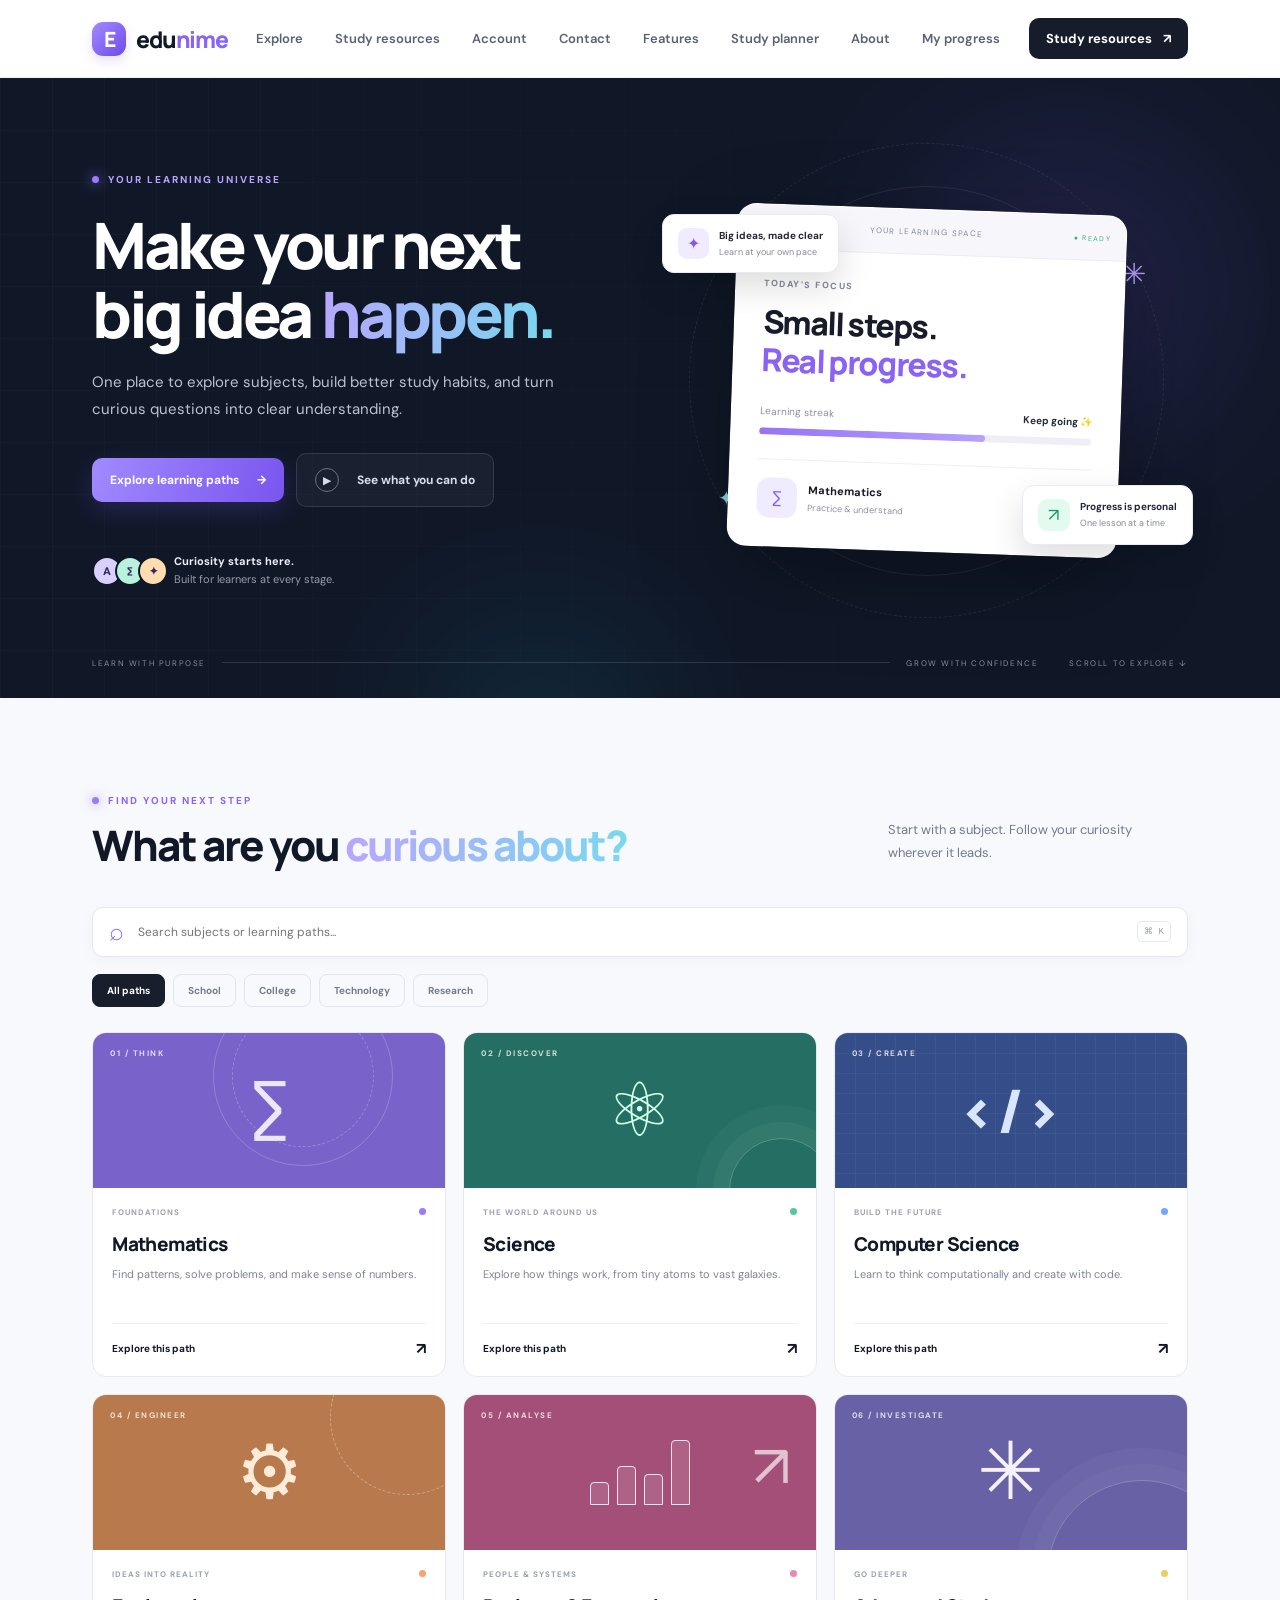
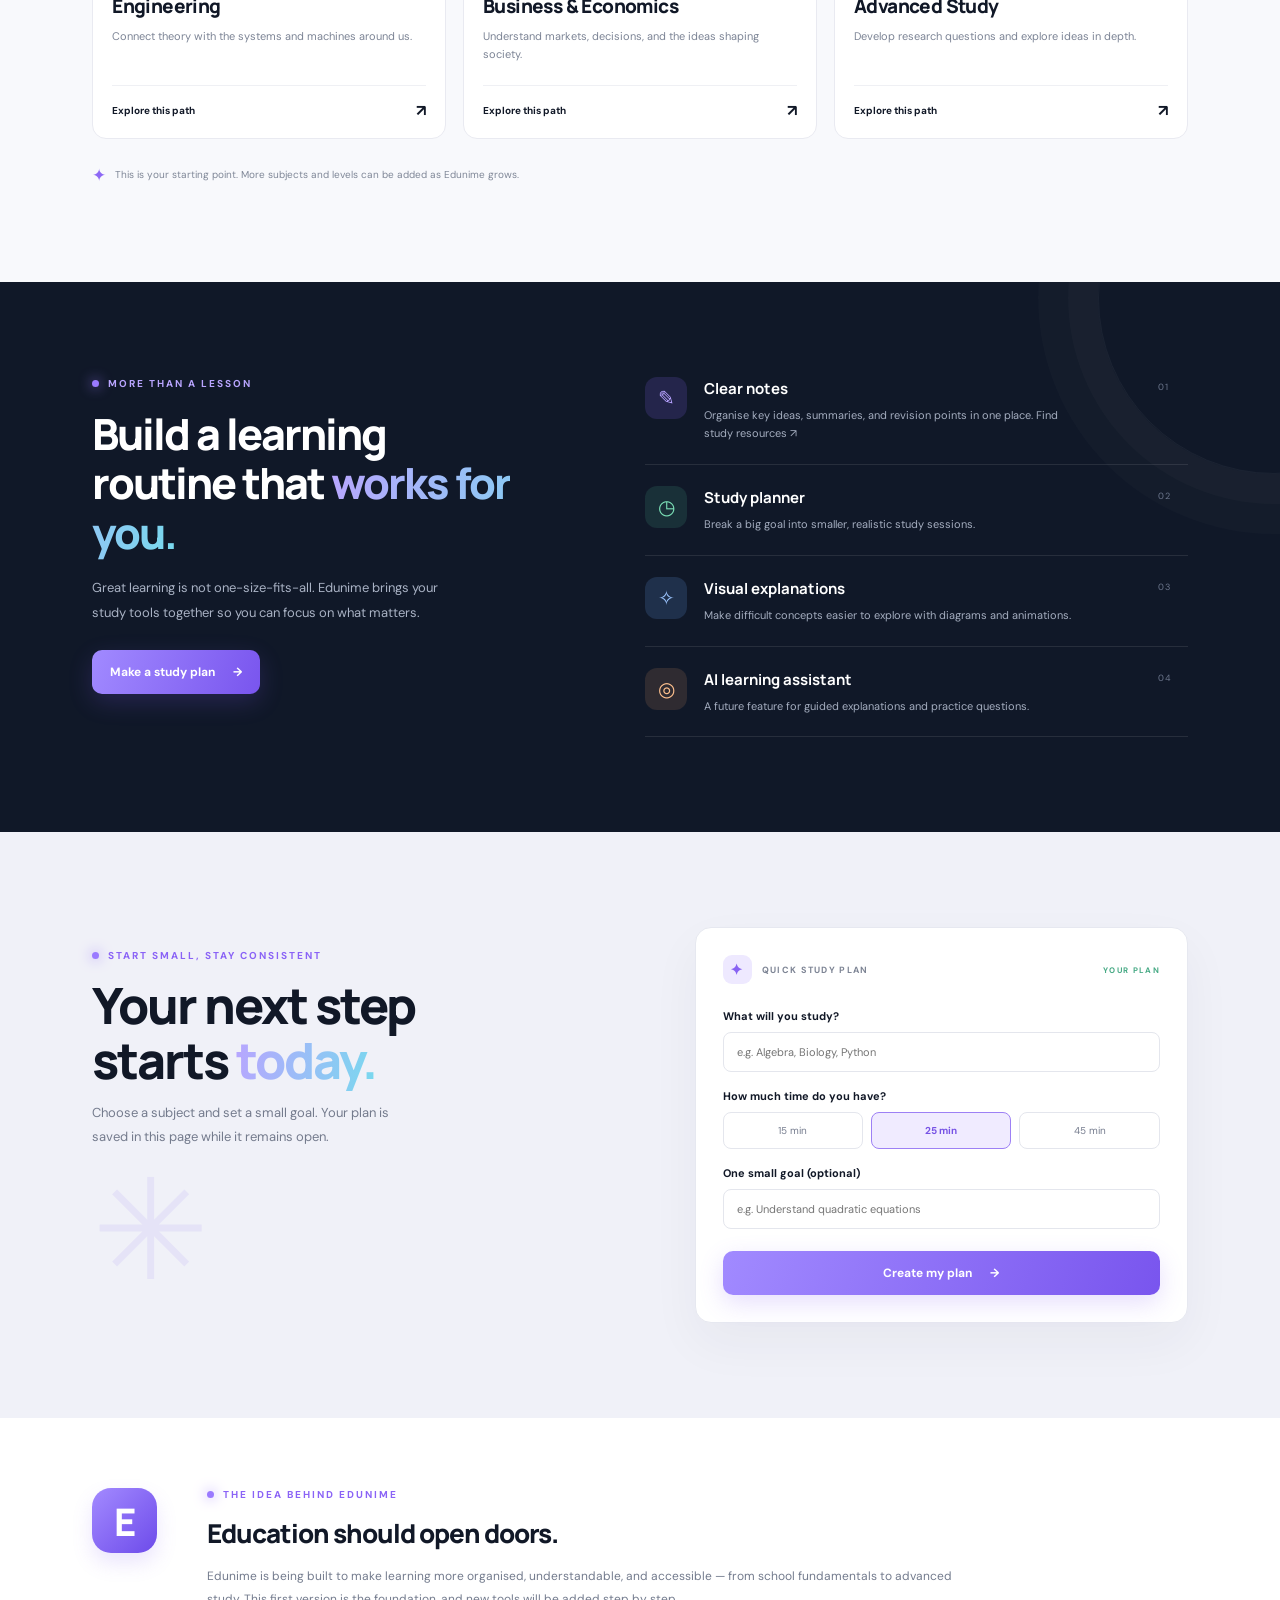
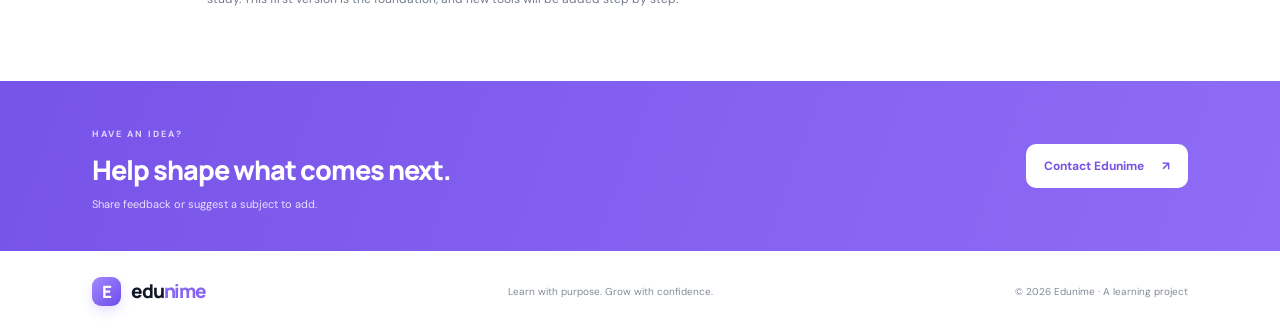
<file: index.html>
<!doctype html>
<html lang="en">
<head>
  <meta charset="utf-8">
  <meta name="viewport" content="width=device-width, initial-scale=1">
  <meta name="theme-color" content="#101828">
  <meta name="description" content="Edunime — learn clearly, plan smarter, and grow every day.">
  <title>Edunime — Your learning universe</title>
  <link rel="stylesheet" href="styles.css">
</head>
<body>
  <header class="site-header">
    <a class="brand" href="#home" aria-label="Edunime home">
      <span class="brand-mark">E</span><span>edu<span class="brand-accent">nime</span></span>
    </a>
    <button class="menu-toggle" id="menuToggle" aria-label="Toggle navigation" aria-expanded="false">☰</button>
    <nav class="nav" id="nav">
      <a href="#learn">Explore</a><a href="resources.html">Study resources</a><a href="account.html">Account</a><a href="contact.html">Contact</a><a href="#features">Features</a><a href="#planner">Study planner</a><a href="#about">About</a>
    </nav>
    <a class="header-cta" href="resources.html">Study resources <span aria-hidden="true">↗</span></a>
  </header>

  <main>
    <section class="hero" id="home">
      <div class="hero-glow glow-one"></div><div class="hero-glow glow-two"></div>
      <div class="hero-content">
        <div class="eyebrow"><span class="eyebrow-dot"></span> YOUR LEARNING UNIVERSE</div>
        <h1>Make your next<br>big idea <span class="gradient-text">happen.</span></h1>
        <p class="hero-copy">One place to explore subjects, build better study habits, and turn curious questions into clear understanding.</p>
        <div class="hero-actions">
          <a class="button button-primary" href="#learn">Explore learning paths <span>→</span></a>
          <a class="button button-quiet" href="#features"><span class="play-icon">▶</span> See what you can do</a>
        </div>
        <div class="hero-proof"><div class="avatar-stack"><span>A</span><span>∑</span><span>✦</span></div><p><strong>Curiosity starts here.</strong><br><span>Built for learners at every stage.</span></p></div>
      </div>
      <div class="hero-art" aria-label="Decorative illustration of a learning dashboard">
        <div class="orbit orbit-a"></div><div class="orbit orbit-b"></div>
        <div class="float-card card-note"><span class="mini-icon purple">✦</span><div><b>Big ideas, made clear</b><small>Learn at your own pace</small></div></div>
        <div class="learning-window">
          <div class="window-top"><div class="window-dots"><i></i><i></i><i></i></div><span>YOUR LEARNING SPACE</span><span class="window-status">● READY</span></div>
          <div class="window-body">
            <div class="window-label">TODAY'S FOCUS</div>
            <h3>Small steps.<br><span>Real progress.</span></h3>
            <div class="progress-row"><span>Learning streak</span><b>Keep going ✨</b></div>
            <div class="progress-track"><span></span></div>
            <div class="window-bottom"><div class="window-subject"><span class="subject-symbol math">∑</span><div><b>Mathematics</b><small>Practice & understand</small></div></div><span class="circle-arrow">↗</span></div>
          </div>
        </div>
        <div class="float-card card-progress"><span class="progress-spark">↗</span><div><b>Progress is personal</b><small>One lesson at a time</small></div></div>
        <div class="decor-star star-one">✳</div><div class="decor-star star-two">✦</div>
      </div>
      <div class="hero-bottom"><span>LEARN WITH PURPOSE</span><div class="hero-line"></div><span>GROW WITH CONFIDENCE</span><span class="scroll-hint">SCROLL TO EXPLORE ↓</span></div>
    </section>

    <section class="section learning-section" id="learn">
      <div class="section-heading">
        <div><div class="eyebrow dark-eyebrow"><span class="eyebrow-dot"></span> FIND YOUR NEXT STEP</div><h2>What are you <span class="gradient-text">curious about?</span></h2></div>
        <p>Start with a subject. Follow your curiosity wherever it leads.</p>
      </div>
      <div class="search-wrap"><span aria-hidden="true">⌕</span><input id="searchInput" type="search" placeholder="Search subjects or learning paths..." aria-label="Search learning paths"><kbd>⌘ K</kbd></div>
      <div class="filter-row" role="group" aria-label="Filter learning paths">
        <button class="filter-chip active" data-filter="all">All paths</button><button class="filter-chip" data-filter="school">School</button><button class="filter-chip" data-filter="college">College</button><button class="filter-chip" data-filter="technology">Technology</button><button class="filter-chip" data-filter="research">Research</button>
      </div>
      <div class="course-grid" id="courseGrid">
        <article class="course-card" data-category="school" data-search="mathematics algebra geometry numbers school">
          <div class="course-art art-math"><span class="art-symbol">∑</span><span class="art-orbit"></span><span class="art-tag">01 / THINK</span></div>
          <div class="course-info"><div class="course-meta"><span>FOUNDATIONS</span><span class="course-dot purple-dot"></span></div><h3>Mathematics</h3><p>Find patterns, solve problems, and make sense of numbers.</p><a href="learning.html?subject=mathematics" class="course-link">Explore this path <span>↗</span></a></div>
        </article>
        <article class="course-card" data-category="school" data-search="science physics chemistry biology school">
          <div class="course-art art-science"><span class="atom">⚛</span><span class="art-tag">02 / DISCOVER</span><span class="science-orb"></span></div>
          <div class="course-info"><div class="course-meta"><span>THE WORLD AROUND US</span><span class="course-dot green-dot"></span></div><h3>Science</h3><p>Explore how things work, from tiny atoms to vast galaxies.</p><a href="learning.html?subject=science" class="course-link">Explore this path <span>↗</span></a></div>
        </article>
        <article class="course-card" data-category="technology" data-search="computer science coding programming technology">
          <div class="course-art art-code"><span class="code-bracket">&lt;/&gt;</span><span class="code-grid"></span><span class="art-tag">03 / CREATE</span></div>
          <div class="course-info"><div class="course-meta"><span>BUILD THE FUTURE</span><span class="course-dot blue-dot"></span></div><h3>Computer Science</h3><p>Learn to think computationally and create with code.</p><a href="learning.html?subject=computer-science" class="course-link">Explore this path <span>↗</span></a></div>
        </article>
        <article class="course-card" data-category="college" data-search="engineering electronics mechanical civil college btech">
          <div class="course-art art-engineering"><span class="gear">⚙</span><span class="art-tag">04 / ENGINEER</span><span class="gear-ring"></span></div>
          <div class="course-info"><div class="course-meta"><span>IDEAS INTO REALITY</span><span class="course-dot orange-dot"></span></div><h3>Engineering</h3><p>Connect theory with the systems and machines around us.</p><a href="learning.html?subject=engineering" class="course-link">Explore this path <span>↗</span></a></div>
        </article>
        <article class="course-card" data-category="college" data-search="business economics finance college">
          <div class="course-art art-business"><span class="chart-bars"><i></i><i></i><i></i><i></i></span><span class="art-tag">05 / ANALYSE</span><span class="chart-line">↗</span></div>
          <div class="course-info"><div class="course-meta"><span>PEOPLE & SYSTEMS</span><span class="course-dot pink-dot"></span></div><h3>Business & Economics</h3><p>Understand markets, decisions, and the ideas shaping society.</p><a href="learning.html?subject=business-economics" class="course-link">Explore this path <span>↗</span></a></div>
        </article>
        <article class="course-card" data-category="research" data-search="research advanced study masters phd academic">
          <div class="course-art art-research"><span class="research-star">✳</span><span class="art-tag">06 / INVESTIGATE</span><span class="research-ring"></span></div>
          <div class="course-info"><div class="course-meta"><span>GO DEEPER</span><span class="course-dot yellow-dot"></span></div><h3>Advanced Study</h3><p>Develop research questions and explore ideas in depth.</p><a href="learning.html?subject=advanced-study" class="course-link">Explore this path <span>↗</span></a></div>
        </article>
      </div>
      <p class="empty-state" id="emptyState" hidden>No paths match that search yet. Try another subject.</p>
      <div class="section-footnote"><span class="footnote-icon">✦</span> This is your starting point. More subjects and levels can be added as Edunime grows.</div>
    </section>

    <section class="feature-section" id="features">
      <div class="feature-intro"><div class="eyebrow"><span class="eyebrow-dot"></span> MORE THAN A LESSON</div><h2>Build a learning<br>routine that <span class="gradient-text">works for you.</span></h2><p>Great learning is not one-size-fits-all. Edunime brings your study tools together so you can focus on what matters.</p><a class="button button-primary" href="#planner">Make a study plan <span>→</span></a></div>
      <div class="feature-list">
        <article class="feature-item"><span class="feature-icon feature-purple">✎</span><div><h3>Clear notes</h3><p>Organise key ideas, summaries, and revision points in one place. <a href="resources.html">Find study resources ↗</a></p></div><span class="feature-number">01</span></article>
        <article class="feature-item"><span class="feature-icon feature-green">◷</span><div><h3>Study planner</h3><p>Break a big goal into smaller, realistic study sessions.</p></div><span class="feature-number">02</span></article>
        <article class="feature-item"><span class="feature-icon feature-blue">✧</span><div><h3>Visual explanations</h3><p>Make difficult concepts easier to explore with diagrams and animations.</p></div><span class="feature-number">03</span></article>
        <article class="feature-item"><span class="feature-icon feature-orange">◎</span><div><h3>AI learning assistant</h3><p>A future feature for guided explanations and practice questions.</p></div><span class="feature-number">04</span></article>
      </div>
    </section>

    <section class="planner-section" id="planner">
      <div class="planner-copy"><div class="eyebrow dark-eyebrow"><span class="eyebrow-dot"></span> START SMALL, STAY CONSISTENT</div><h2>Your next step<br>starts <span class="gradient-text">today.</span></h2><p>Choose a subject and set a small goal. Your plan is saved in this page while it remains open.</p><div class="planner-decoration">✳</div></div>
      <form class="planner-card" id="plannerForm">
        <div class="planner-card-top"><span class="planner-icon">✦</span><span>QUICK STUDY PLAN</span><span class="planner-status">YOUR PLAN</span></div>
        <label for="subject">What will you study?</label>
        <input id="subject" name="subject" placeholder="e.g. Algebra, Biology, Python" required maxlength="80">
        <label for="minutes">How much time do you have?</label>
        <div class="time-options"><label><input type="radio" name="minutes" value="15"><span>15 min</span></label><label><input type="radio" name="minutes" value="25" checked><span>25 min</span></label><label><input type="radio" name="minutes" value="45"><span>45 min</span></label></div>
        <label for="goal">One small goal (optional)</label>
        <input id="goal" name="goal" placeholder="e.g. Understand quadratic equations" maxlength="120">
        <button class="button button-primary planner-submit" type="submit">Create my plan <span>→</span></button>
        <div class="plan-result" id="planResult" aria-live="polite" hidden></div>
      </form>
    </section>

    <section class="about-section" id="about"><div class="about-mark">E</div><div><div class="eyebrow dark-eyebrow"><span class="eyebrow-dot"></span> THE IDEA BEHIND EDUNIME</div><h2>Education should open doors.</h2><p>Edunime is being built to make learning more organised, understandable, and accessible — from school fundamentals to advanced study. This first version is the foundation, and new tools will be added step by step.</p></div></section>
    <section class="contact-strip"><div><span class="contact-kicker">HAVE AN IDEA?</span><h2>Help shape what comes next.</h2><p>Share feedback or suggest a subject to add.</p></div><a class="button button-light" href="contact.html">Contact Edunime <span>↗</span></a></section>
  </main>

  <footer class="footer"><a class="brand footer-brand" href="#home"><span class="brand-mark">E</span><span>edu<span class="brand-accent">nime</span></span></a><p>Learn with purpose. Grow with confidence.</p><span>© <span id="year"></span> Edunime · A learning project</span></footer>
  <script src="script.js"></script>
  <script src="features.js"></script>
</body>
</html>
</file>
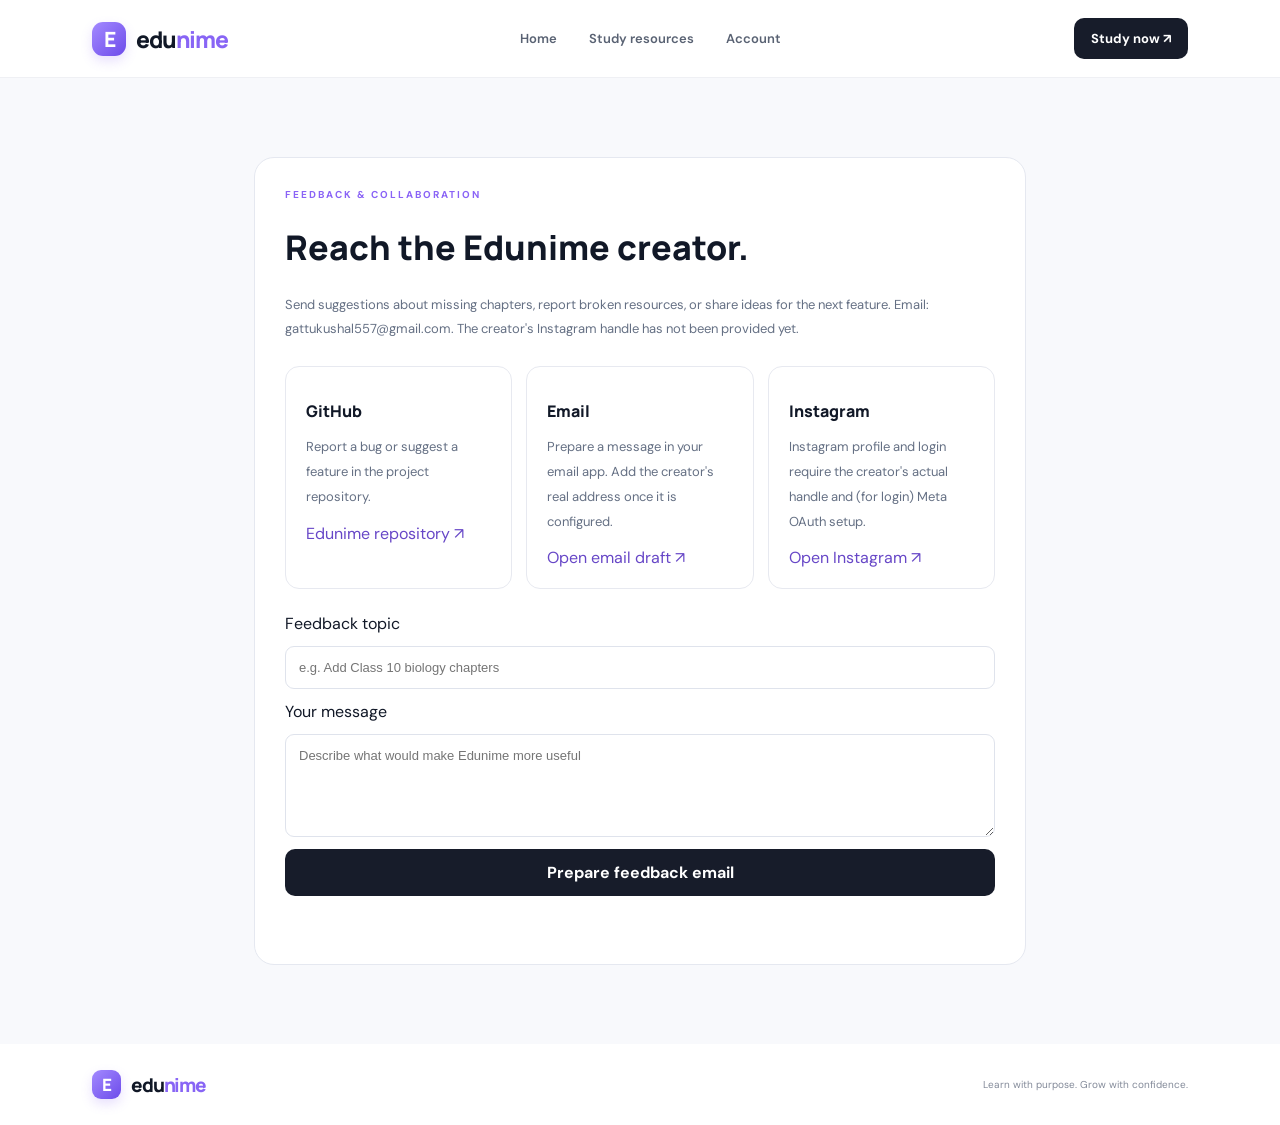
<file: contact.html>
<!doctype html><html lang="en"><head><meta charset="utf-8"><meta name="viewport" content="width=device-width,initial-scale=1"><title>Contact — Edunime</title><link rel="stylesheet" href="styles.css"><link rel="stylesheet" href="resources.css?v=4"><style>.contact-wrap{max-width:820px;margin:55px auto;padding:24px}.contact-panel{background:white;border:1px solid #e5e8f0;border-radius:20px;padding:30px}.contact-panel h1{font:800 34px Manrope,sans-serif}.contact-panel p{font-size:13px;line-height:1.9;color:#657084}.contact-grid{display:grid;grid-template-columns:repeat(auto-fit,minmax(220px,1fr));gap:14px;margin:24px 0}.contact-card{padding:20px;border:1px solid #e7e9f0;border-radius:14px}.contact-card h2{font:800 16px Manrope}.contact-card a{color:#6747c7;overflow-wrap:anywhere}.contact-form{display:grid;gap:12px;margin-top:20px}.contact-form input,.contact-form textarea{padding:13px;border:1px solid #dfe3ec;border-radius:9px;font:13px sans-serif}.contact-form button{border:0;border-radius:10px;background:#171c2a;color:white;padding:13px;cursor:pointer;font-weight:700}</style></head><body class="resources-page"><header class="site-header"><a class="brand" href="index.html"><span class="brand-mark">E</span><span>edu<span class="brand-accent">nime</span></span></a><nav class="nav"><a href="index.html">Home</a><a href="resources.html">Study resources</a><a href="account.html">Account</a></nav><a class="header-cta" href="resources.html">Study now ↗</a></header><main class="contact-wrap"><div class="contact-panel"><div class="eyebrow dark-eyebrow">FEEDBACK & COLLABORATION</div><h1>Reach the Edunime creator.</h1><p>Send suggestions about missing chapters, report broken resources, or share ideas for the next feature. Email: gattukushal557@gmail.com. The creator's Instagram handle has not been provided yet.</p><div class="contact-grid"><div class="contact-card"><h2>GitHub</h2><p>Report a bug or suggest a feature in the project repository.</p><a href="https://github.com/kushalthedeveloper/edunime" target="_blank" rel="noopener noreferrer">Edunime repository ↗</a></div><div class="contact-card"><h2>Email</h2><p>Prepare a message in your email app. Add the creator's real address once it is configured.</p><a href="mailto:gattukushal557@gmail.com?subject=Edunime%20feedback&body=Hi%20Kushal%2C%0A%0AMy%20feedback%3A%20">Open email draft ↗</a></div><div class="contact-card"><h2>Instagram</h2><p>Instagram profile and login require the creator's actual handle and (for login) Meta OAuth setup.</p><a href="https://www.instagram.com/" target="_blank" rel="noopener noreferrer">Open Instagram ↗</a></div></div><form class="contact-form" id="feedbackForm"><label for="topic">Feedback topic</label><input id="topic" required maxlength="100" placeholder="e.g. Add Class 10 biology chapters"><label for="message">Your message</label><textarea id="message" required rows="5" maxlength="2000" placeholder="Describe what would make Edunime more useful"></textarea><button type="submit">Prepare feedback email</button><p id="feedbackStatus" role="status"></p></form></div></main><footer class="footer"><a class="brand footer-brand" href="index.html"><span class="brand-mark">E</span><span>edu<span class="brand-accent">nime</span></span></a><p>Learn with purpose. Grow with confidence.</p></footer><script>document.getElementById('feedbackForm').addEventListener('submit',function(e){e.preventDefault();const topic=document.getElementById('topic').value;const message=document.getElementById('message').value;const url='mailto:gattukushal557@gmail.com?subject='+encodeURIComponent('Edunime feedback: '+topic)+'&body='+encodeURIComponent(message);document.getElementById('feedbackStatus').textContent='Opening your email app with the message prepared. Your email app will open with your feedback addressed to gattukushal557@gmail.com.';window.location.href=url;});</script></body></html>
</file>
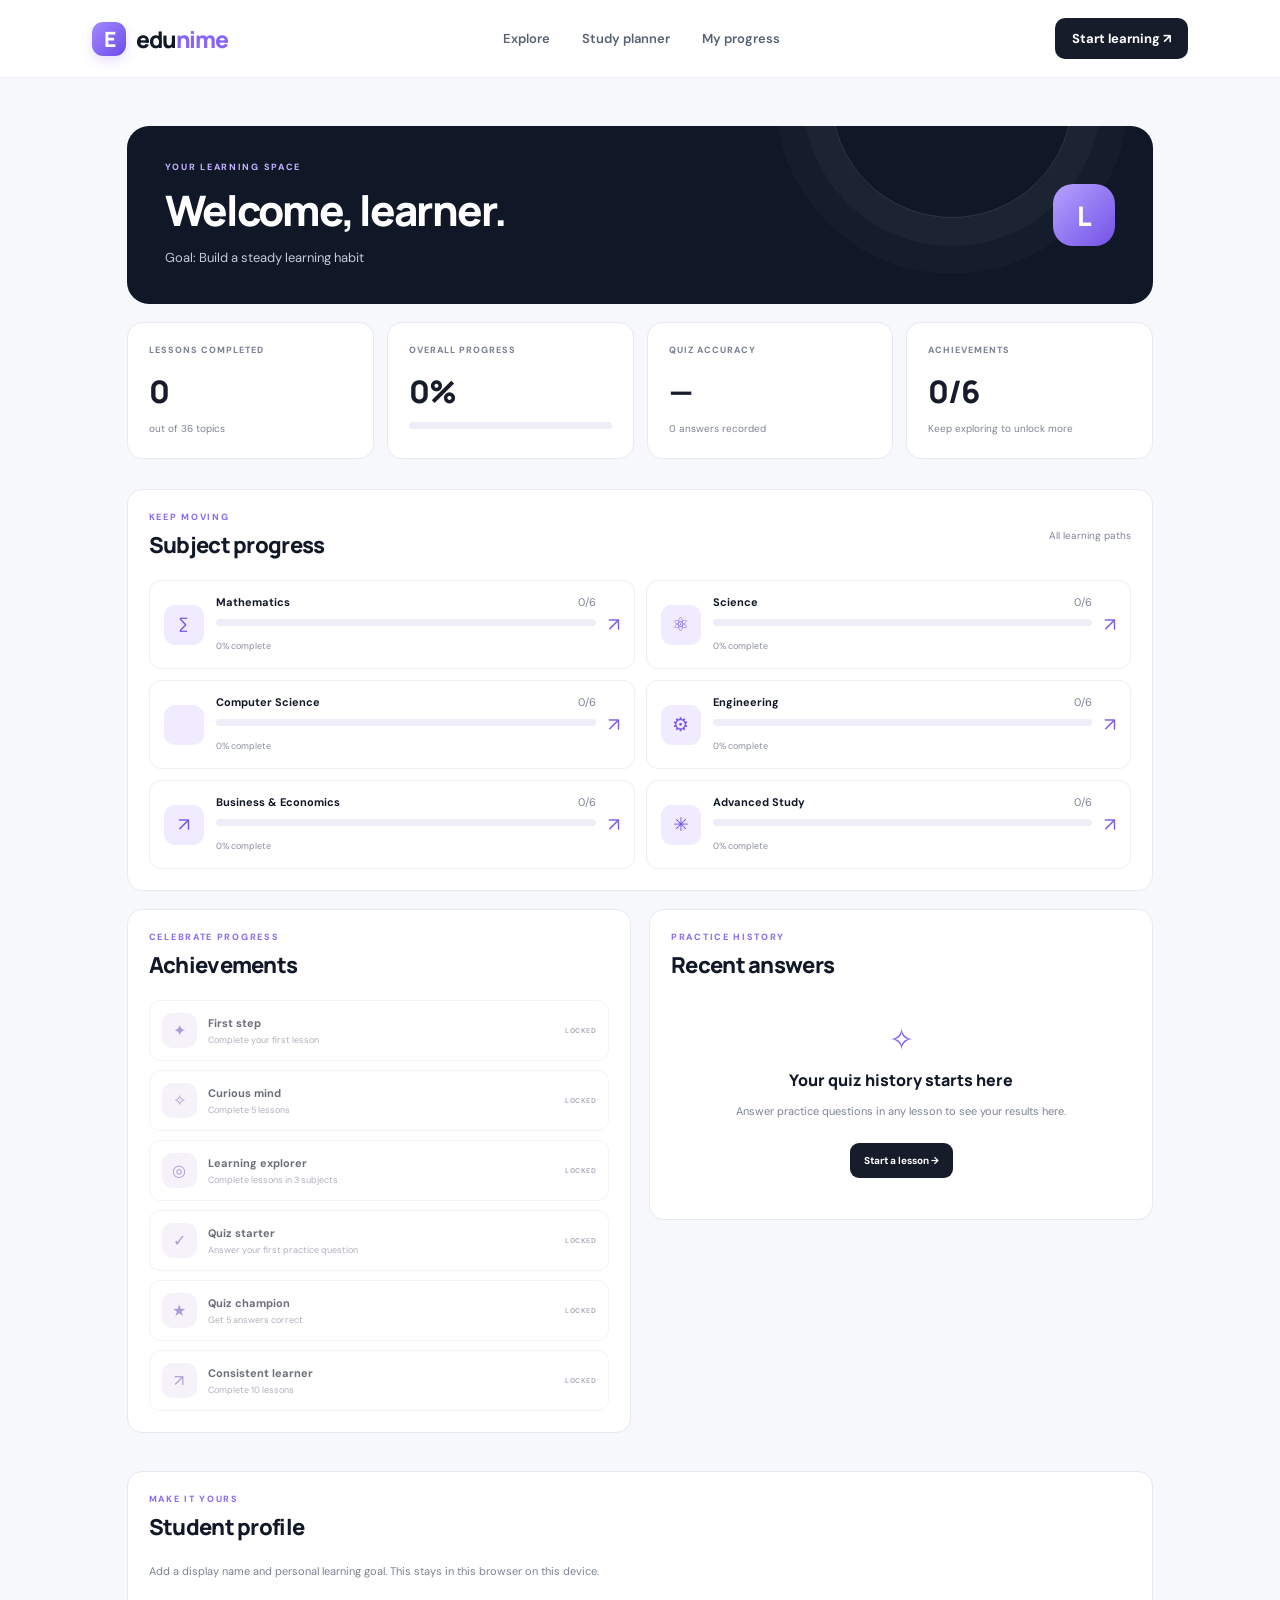
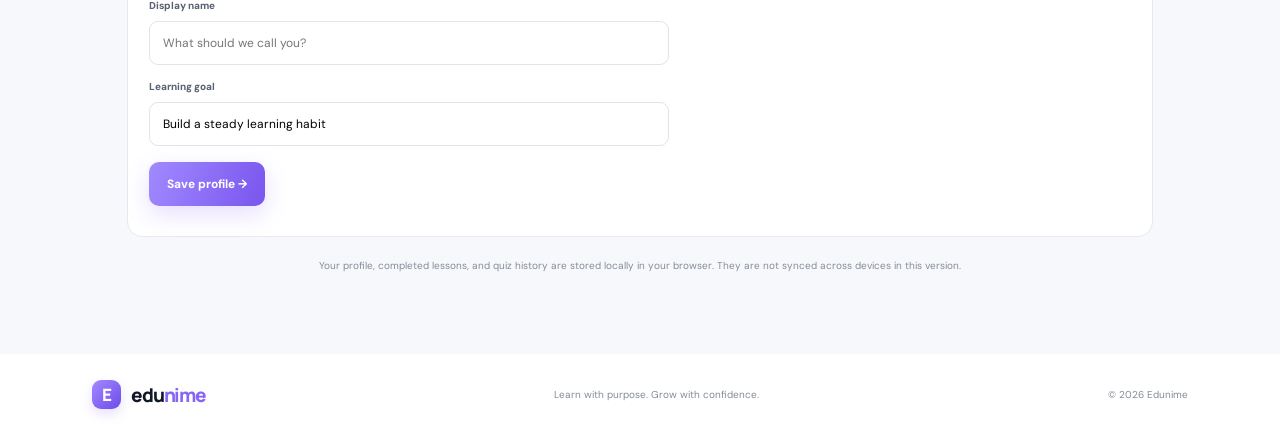
<file: dashboard.html>
<!doctype html>
<html lang="en">
<head>
  <meta charset="utf-8">
  <meta name="viewport" content="width=device-width, initial-scale=1">
  <meta name="theme-color" content="#101828">
  <meta name="description" content="Your Edunime learning progress, quiz history, and achievements.">
  <title>My Progress — Edunime</title>
  <link rel="stylesheet" href="styles.css">
  <link rel="stylesheet" href="learning.css">
  <link rel="stylesheet" href="progress.css">
  <link rel="stylesheet" href="dashboard.css">
</head>
<body class="dashboard-page">
  <header class="site-header">
    <a class="brand" href="index.html"><span class="brand-mark">E</span><span>edu<span class="brand-accent">nime</span></span></a>
    <button class="menu-toggle" id="menuToggle" aria-label="Toggle navigation" aria-expanded="false">☰</button>
    <nav class="nav" id="nav">
      <a href="index.html#learn">Explore</a>
      <a href="index.html#planner">Study planner</a>
      <a href="dashboard.html" aria-current="page">My progress</a>
    </nav>
    <a class="header-cta" href="index.html#learn">Start learning ↗</a>
  </header>
  <main class="dashboard-main">
    <div id="dashboardApp" aria-live="polite"><p>Loading your learning dashboard…</p></div>
    <section class="dash-section profile-settings">
      <div class="dash-section-head"><div><div class="dash-kicker">MAKE IT YOURS</div><h2>Student profile</h2></div></div>
      <p class="profile-intro">Add a display name and personal learning goal. This stays in this browser on this device.</p>
      <form id="profileForm" class="profile-form">
        <label for="studentName">Display name</label>
        <input id="studentName" name="studentName" maxlength="40" placeholder="What should we call you?">
        <label for="studentGoal">Learning goal</label>
        <input id="studentGoal" name="studentGoal" maxlength="100" placeholder="e.g. Practise a little every day">
        <button class="button button-primary" type="submit">Save profile →</button>
        <p id="profileStatus" aria-live="polite"></p>
      </form>
    </section>
    <p class="dash-privacy">Your profile, completed lessons, and quiz history are stored locally in your browser. They are not synced across devices in this version.</p>
  </main>
  <footer class="footer">
    <a class="brand footer-brand" href="index.html"><span class="brand-mark">E</span><span>edu<span class="brand-accent">nime</span></span></a>
    <p>Learn with purpose. Grow with confidence.</p>
    <span>© <span id="year"></span> Edunime</span>
  </footer>
  <script>document.getElementById("year").textContent = new Date().getFullYear();</script>
  <script src="progress.js"></script>
  <script src="features.js"></script>
</body>
</html>
</file>
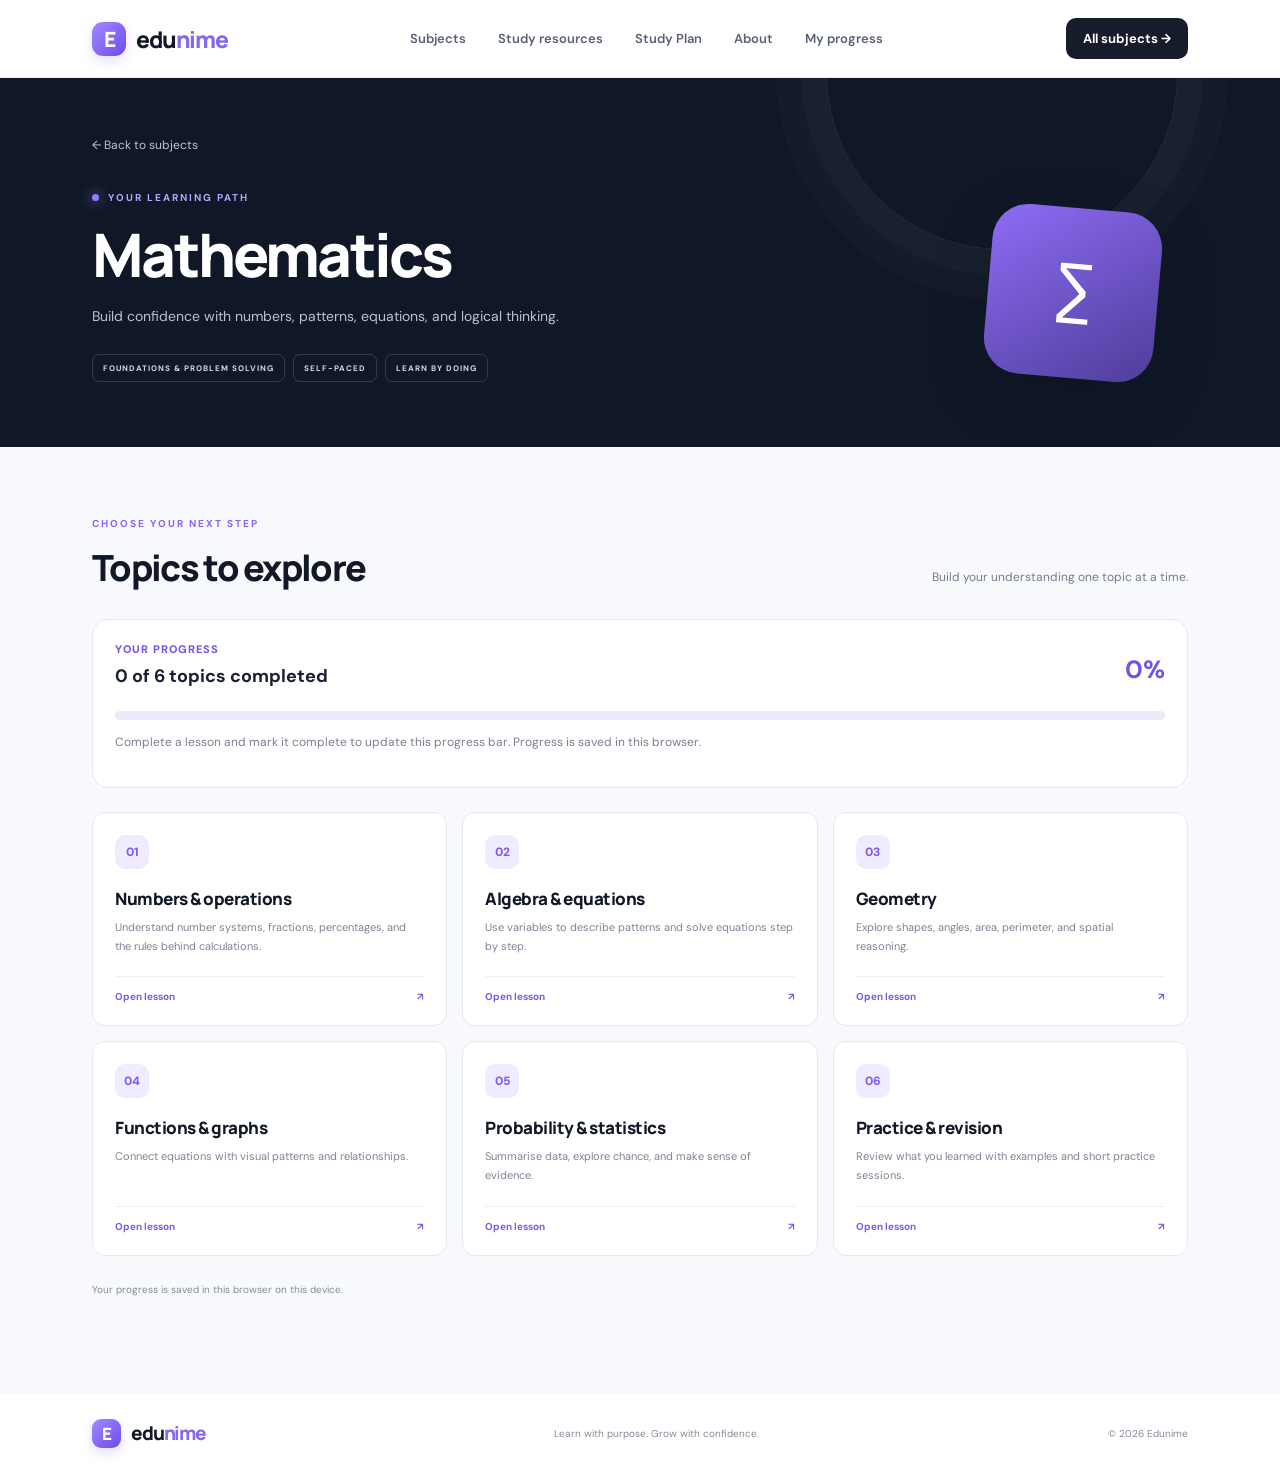
<file: learning.html>
<!DOCTYPE html>
<html lang="en">
<head>
  <meta charset="UTF-8">
  <meta name="viewport" content="width=device-width, initial-scale=1">
  <title>Learning Path | Edunime</title>
  <link rel="stylesheet" href="styles.css">
  <link rel="stylesheet" href="learning.css">
  <link rel="stylesheet" href="progress.css">
</head>
<body class="learning-page">

  <header class="site-header">
    <a class="brand" href="index.html">
      <span class="brand-mark">E</span>
      <span>edu<span class="brand-accent">nime</span></span>
    </a>
    <nav class="nav learning-nav">
      <a href="index.html#learn">Subjects</a>
      <a href="resources.html">Study resources</a>
      <a href="index.html#planner">Study Plan</a>
      <a href="index.html#about">About</a>
    </nav>
    <a class="header-cta" href="index.html#learn">All subjects →</a>
  </header>

  <main>
    <section class="learning-hero">
      <a class="back-link" href="index.html#learn">← Back to subjects</a>
      <div class="learning-eyebrow">
        <span class="eyebrow-dot"></span> YOUR LEARNING PATH
      </div>
      <div class="learning-hero-grid">
        <div>
          <h1 id="subjectTitle">Explore a subject</h1>
          <p id="subjectDescription">Learn at your own pace.</p>
          <div class="learning-tags">
            <span id="subjectLevel">FOUNDATIONS</span>
            <span>SELF-PACED</span>
            <span>LEARN BY DOING</span>
          </div>
        </div>
        <div class="learning-hero-art" id="subjectArt" aria-hidden="true">✦</div>
      </div>
    </section>

    <section class="learning-content">
      <div class="learning-section-title">
        <div>
          <div class="eyebrow dark-eyebrow">CHOOSE YOUR NEXT STEP</div>
          <h2>Topics to explore</h2>
        </div>
        <p>Build your understanding one topic at a time.</p>
      </div>

      <div id="subjectProgress" class="progress-panel"></div>

      <div id="topicGrid" class="topic-grid"></div>

      <p class="learning-note">
        Your progress is saved in this browser on this device.
      </p>
    </section>
  </main>

  <footer class="footer">
    <a class="brand footer-brand" href="index.html">
      <span class="brand-mark">E</span>
      <span>edu<span class="brand-accent">nime</span></span>
    </a>
    <p>Learn with purpose. Grow with confidence.</p>
    <span>© <span id="year"></span> Edunime</span>
  </footer>

  <script src="learning.js"></script>
  <script src="progress.js"></script>
  <script src="features.js"></script>
</body>
</html>
</file>
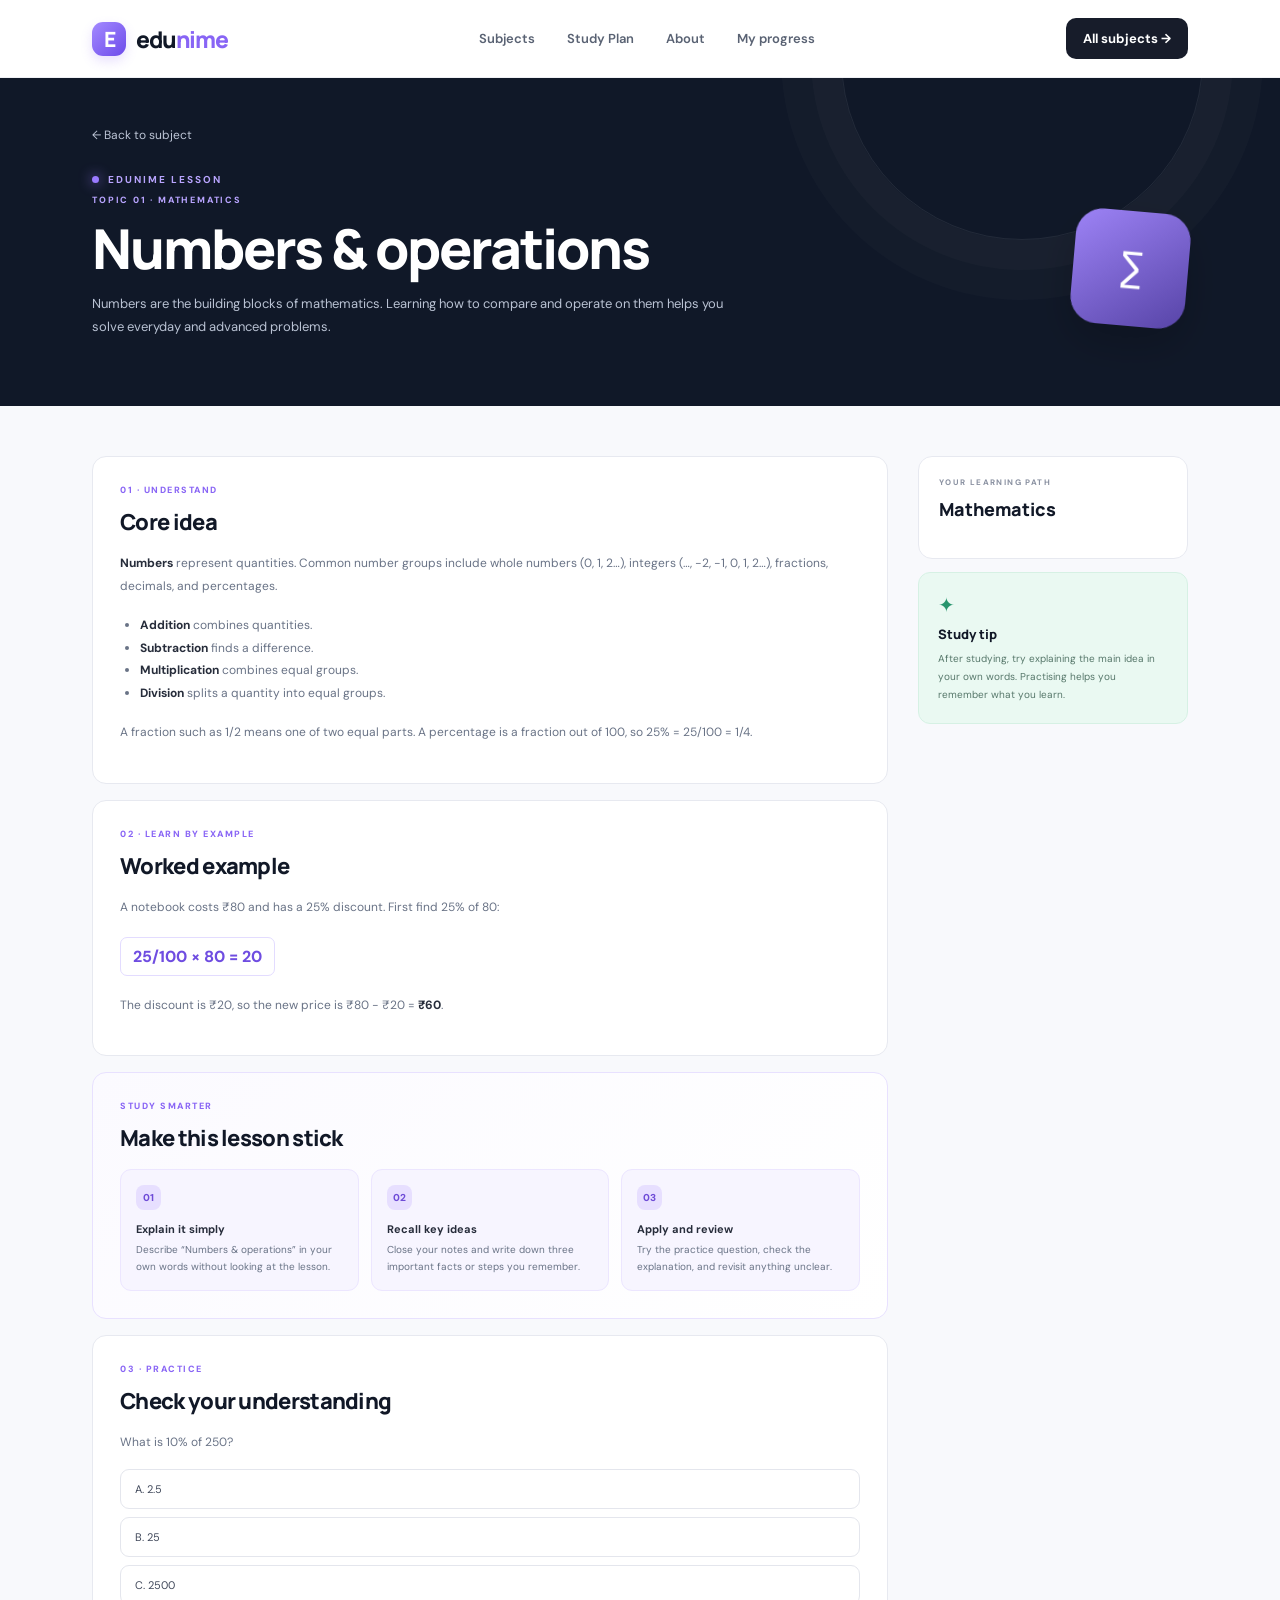
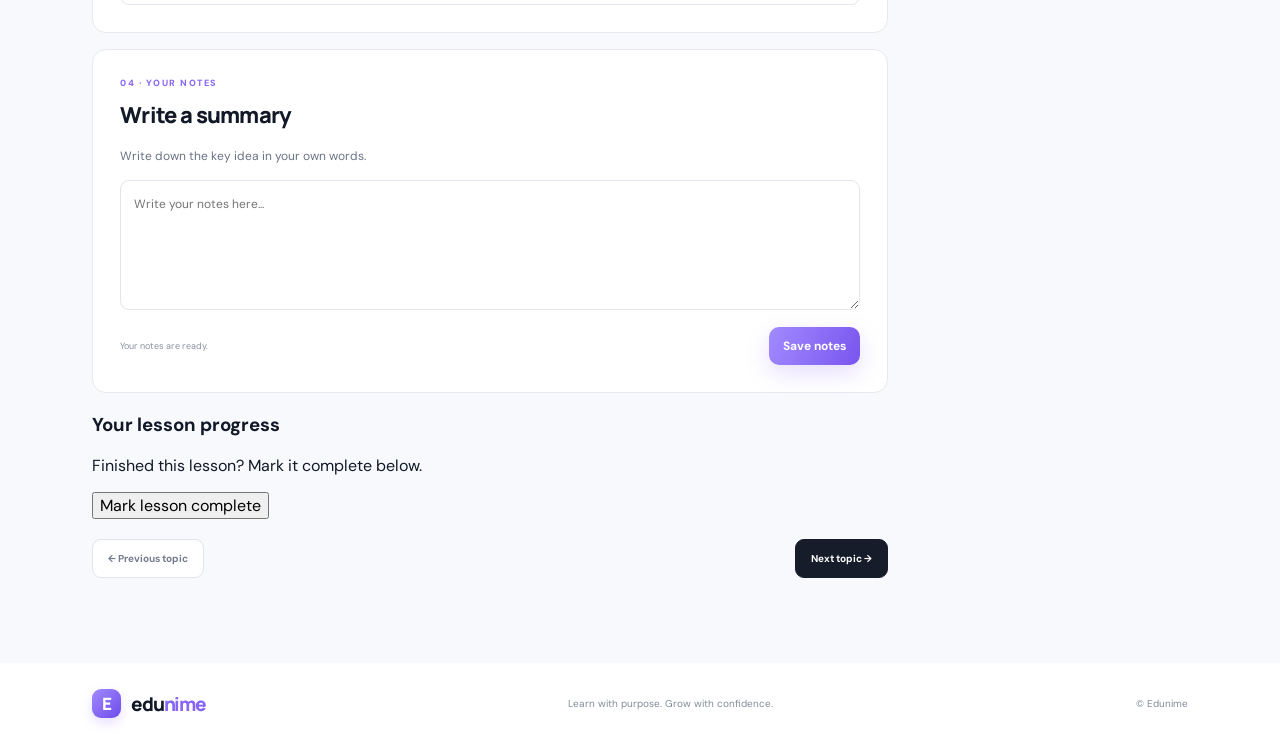
<file: lesson.html>
<!DOCTYPE html>
<html lang="en">
<head>
  <meta charset="UTF-8">
  <meta name="viewport" content="width=device-width, initial-scale=1.0">
  <meta name="theme-color" content="#101828">
  <title>Lesson | Edunime</title>

  <link rel="stylesheet" href="styles.css">
  <link rel="stylesheet" href="learning.css">
  <link rel="stylesheet" href="lesson.css">
</head>

<body class="learning-page">

  <header class="site-header">
    <a class="brand" href="index.html">
      <span class="brand-mark">E</span>
      <span>edu<span class="brand-accent">nime</span></span>
    </a>

    <nav class="nav learning-nav">
      <a href="index.html#learn">Subjects</a>
      <a href="index.html#planner">Study Plan</a>
      <a href="index.html#about">About</a>
    </nav>

    <a class="header-cta" href="index.html#learn">
      All subjects →
    </a>
  </header>

  <main>
    <section class="lesson-hero">
      <a class="back-link" id="backToTopics" href="index.html#learn">
        ← Back to subject
      </a>

      <div class="learning-eyebrow">
        <span class="eyebrow-dot"></span>
        EDUNIME LESSON
      </div>

      <div class="lesson-hero-row">
        <div>
          <div class="lesson-count" id="lessonCount">TOPIC 01</div>
          <h1 id="lessonTitle">Your lesson</h1>
          <p id="lessonIntro">Start learning one step at a time.</p>
        </div>

        <div class="lesson-hero-symbol" id="lessonSymbol" aria-hidden="true">
          ✦
        </div>
      </div>
    </section>

    <section class="lesson-layout">
      <article class="lesson-main">

        <div class="lesson-block">
          <div class="lesson-block-label">01 · UNDERSTAND</div>
          <h2>Core idea</h2>
          <div id="coreContent">
            <p>Your lesson content will appear here.</p>
          </div>
        </div>

        <div class="lesson-block example-block">
          <div class="lesson-block-label">02 · LEARN BY EXAMPLE</div>
          <h2>Worked example</h2>
          <div id="exampleContent">
            <p>Follow the example to strengthen your understanding.</p>
          </div>
        </div>

        <div class="lesson-block">
          <div class="lesson-block-label">03 · PRACTICE</div>
          <h2>Check your understanding</h2>

          <p id="practicePrompt">
            Try the practice question for this lesson.
          </p>

          <div id="practiceOptions" class="practice-options"></div>

          <div
            id="practiceFeedback"
            class="practice-feedback"
            aria-live="polite"
            hidden
          ></div>
        </div>

        <div class="lesson-block notes-block">
          <div class="lesson-block-label">04 · YOUR NOTES</div>
          <h2>Write a summary</h2>

          <p>Write down the key idea in your own words.</p>

          <textarea
            id="studentNotes"
            rows="5"
            placeholder="Write your notes here..."
          ></textarea>

          <div class="notes-actions">
            <span id="saveStatus">Your notes are ready.</span>
            <button id="saveNotes" class="button button-primary" type="button">
              Save notes
            </button>
          </div>
        </div>

        <!-- Lesson progress appears here -->
        <div id="lessonCompletion" class="progress-completion"></div>

        <div class="lesson-navigation">
          <a id="previousTopic" class="lesson-nav-button" href="#">
            ← Previous topic
          </a>

          <a id="nextTopic" class="lesson-nav-button next" href="#">
            Next topic →
          </a>
        </div>

      </article>

      <aside class="lesson-sidebar">
        <div class="sidebar-card">
          <div class="sidebar-label">YOUR LEARNING PATH</div>
          <h3 id="sidebarSubject">Your subject</h3>
          <div id="sidebarTopics" class="sidebar-topics"></div>
        </div>

        <div class="sidebar-tip">
          <span>✦</span>
          <b>Study tip</b>
          <p>
            After studying, try explaining the main idea in your own words.
            Practising helps you remember what you learn.
          </p>
        </div>
      </aside>
    </section>
  </main>

  <footer class="footer">
    <a class="brand footer-brand" href="index.html">
      <span class="brand-mark">E</span>
      <span>edu<span class="brand-accent">nime</span></span>
    </a>

    <p>Learn with purpose. Grow with confidence.</p>
    <span>© <span id="year"></span> Edunime</span>
  </footer>

  <!-- Keep these scripts in this order -->
  <script src="learning.js"></script>
  <script src="lesson.js"></script>
  <script src="progress.js"></script>
  <script src="features.js"></script>

</body>
</html>
</file>
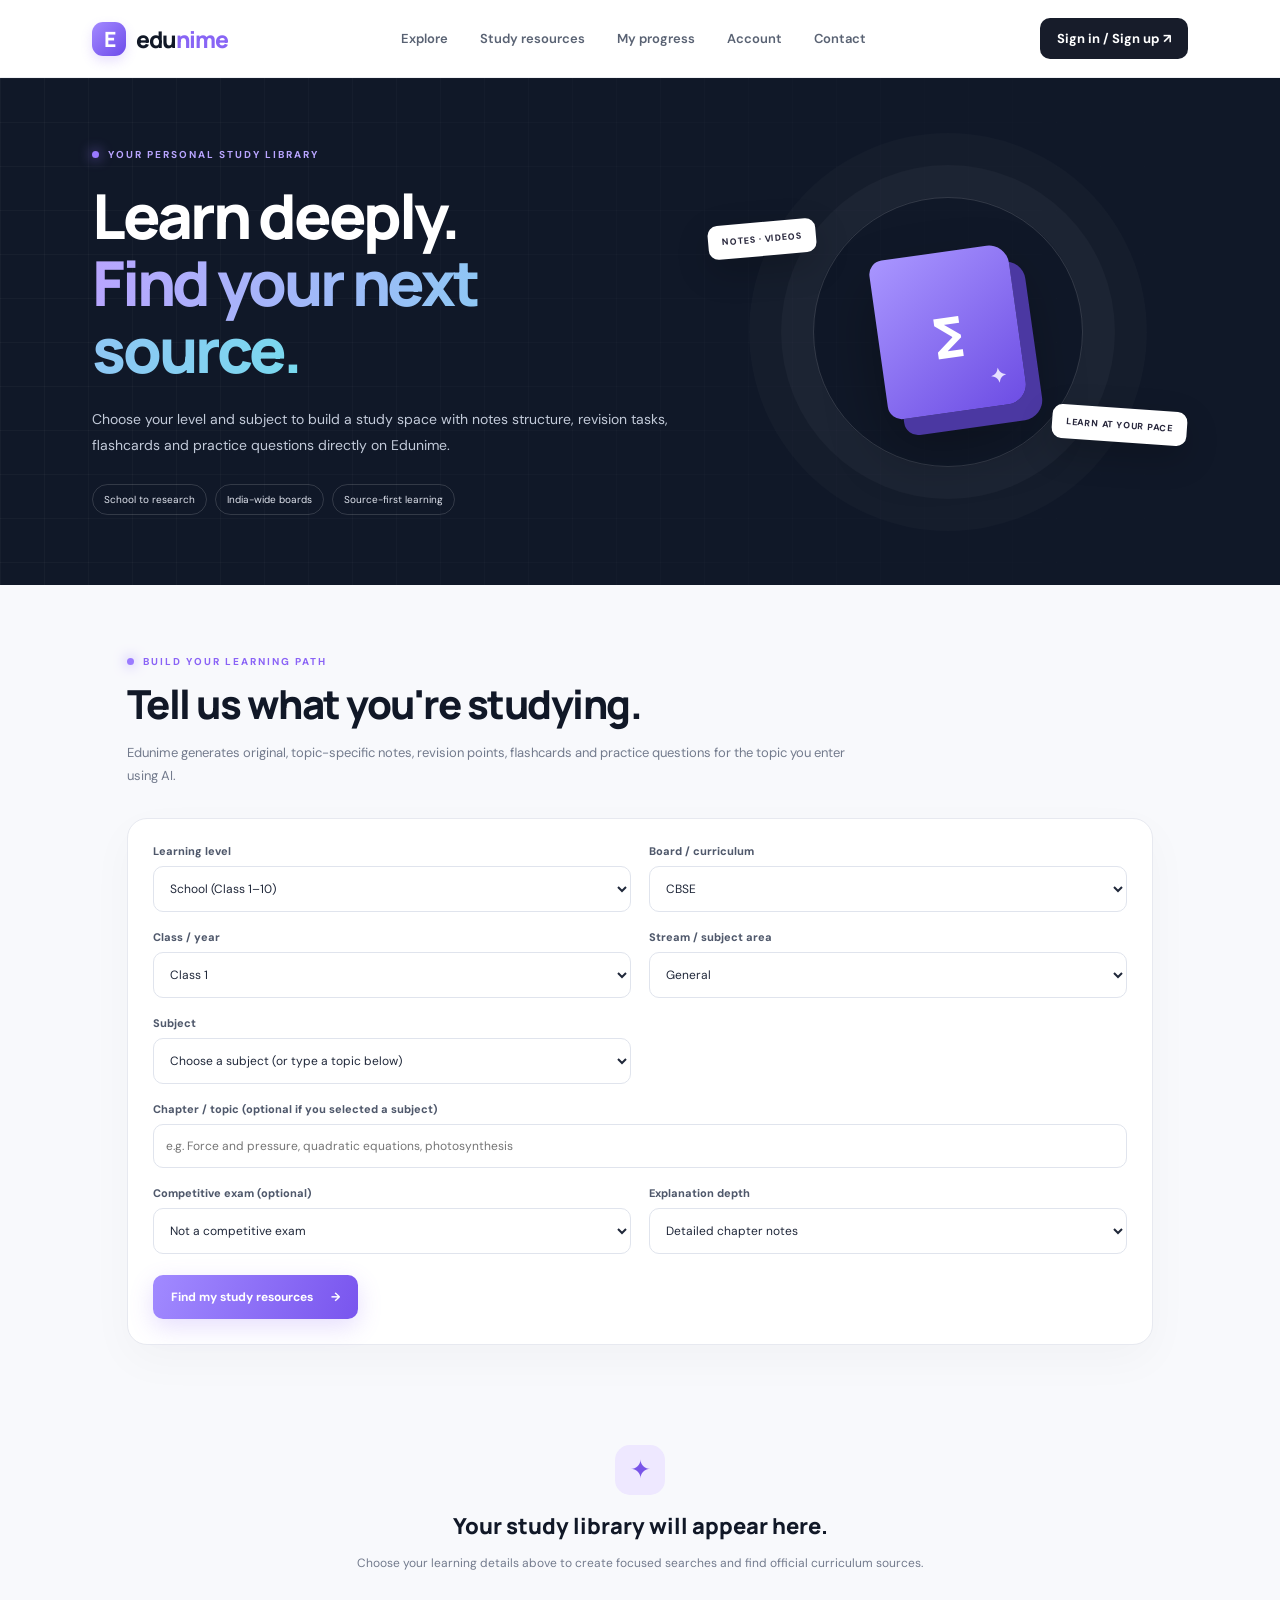
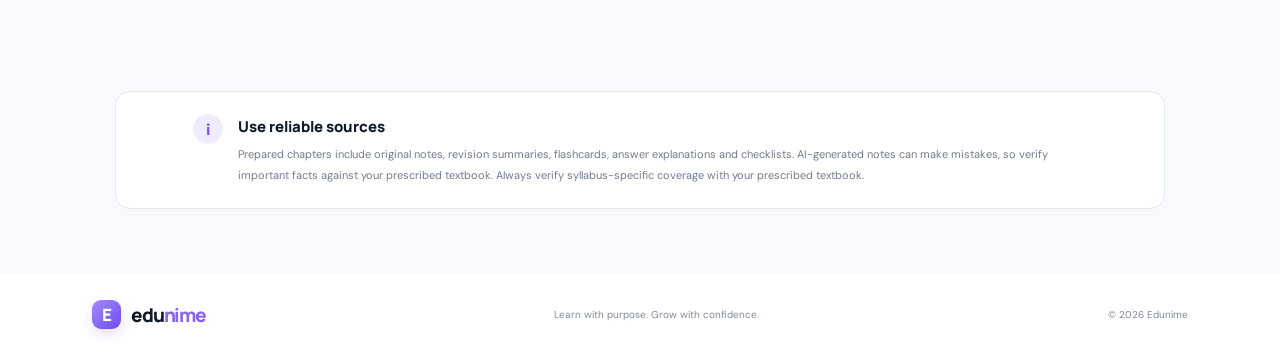
<file: resources.html>
<!doctype html>
<html lang="en">
<head>
  <meta charset="utf-8">
  <meta name="viewport" content="width=device-width, initial-scale=1">
  <meta name="theme-color" content="#101828">
  <meta name="description" content="Find syllabus sources, detailed study notes, handwritten notes, lessons and educational videos for your learning level.">
  <title>Study Resources & Syllabus — Edunime</title>
  <link rel="stylesheet" href="styles.css">
  <link rel="stylesheet" href="resources.css?v=4">
</head>
<body class="resources-page">
  <header class="site-header">
    <a class="brand" href="index.html"><span class="brand-mark">E</span><span>edu<span class="brand-accent">nime</span></span></a>
    <button class="menu-toggle" id="menuToggle" aria-label="Toggle navigation" aria-expanded="false">☰</button>
    <nav class="nav" id="nav">
      <a href="index.html#learn">Explore</a>
      <a href="resources.html" aria-current="page">Study resources</a>
      <a href="dashboard.html">My progress</a>
      <a href="account.html">Account</a>
      <a href="contact.html">Contact</a>
    </nav>
    <a class="header-cta" href="account.html">Sign in / Sign up ↗</a>
  </header>
  <main>
    <section class="resource-hero">
      <div class="resource-hero-copy">
        <div class="eyebrow"><span class="eyebrow-dot"></span> YOUR PERSONAL STUDY LIBRARY</div>
        <h1>Learn deeply.<br><span class="gradient-text">Find your next source.</span></h1>
        <p>Choose your level and subject to build a study space with notes structure, revision tasks, flashcards and practice questions directly on Edunime.</p>
        <div class="resource-pills"><span>School to research</span><span>India-wide boards</span><span>Source-first learning</span></div>
      </div>
      <div class="resource-hero-art" aria-hidden="true"><div class="resource-orbit"></div><div class="resource-book">∑<span>✦</span></div><div class="resource-float rf-one">NOTES · VIDEOS</div><div class="resource-float rf-two">LEARN AT YOUR PACE</div></div>
    </section>

    <section class="resource-finder section" id="resourceFinder">
      <div class="resource-heading"><div class="eyebrow dark-eyebrow"><span class="eyebrow-dot"></span> BUILD YOUR LEARNING PATH</div><h2>Tell us what you're studying.</h2><p>Edunime generates original, topic-specific notes, revision points, flashcards and practice questions for the topic you enter using AI.</p></div>
      <form id="resourceForm" class="resource-form" onsubmit="return false;">
        <div class="resource-field"><label for="level">Learning level</label><select id="level" name="level">
          <option value="school">School (Class 1–10)</option><option value="senior">Senior secondary (Class 11–12)</option><option value="college">College / Undergraduate</option><option value="postgrad">Postgraduate</option><option value="research">Research / PhD scholar</option><option value="competitive">Competitive exam preparation</option>
        </select></div>
        <div class="resource-field"><label for="board">Board / curriculum</label><select id="board" name="board">
          <option value="CBSE">CBSE</option><option value="ICSE/ISC">ICSE / ISC (CISCE)</option><option value="Andhra Pradesh State Board">Andhra Pradesh State Board</option><option value="Telangana State Board">Telangana State Board</option><option value="Tamil Nadu State Board">Tamil Nadu State Board</option><option value="Karnataka State Board">Karnataka State Board</option><option value="Kerala State Board">Kerala State Board</option><option value="Maharashtra State Board">Maharashtra State Board</option><option value="Uttar Pradesh State Board">Uttar Pradesh State Board</option><option value="West Bengal State Board">West Bengal State Board</option><option value="Rajasthan Board">Rajasthan Board</option><option value="Madhya Pradesh Board">Madhya Pradesh Board</option><option value="Gujarat Board">Gujarat Board</option><option value="Punjab School Education Board">Punjab School Education Board</option><option value="Haryana Board">Haryana Board</option><option value="Bihar Board">Bihar Board</option><option value="Odisha Board">Odisha Board</option><option value="Assam Board">Assam Board</option><option value="Jharkhand Board">Jharkhand Board</option><option value="Chhattisgarh Board">Chhattisgarh Board</option><option value="Uttarakhand Board">Uttarakhand Board</option><option value="Himachal Pradesh Board">Himachal Pradesh Board</option><option value="Goa Board">Goa Board</option><option value="Jammu and Kashmir Board">Jammu & Kashmir Board</option><option value="Manipur Board">Manipur Board</option><option value="Meghalaya Board">Meghalaya Board</option><option value="Mizoram Board">Mizoram Board</option><option value="Nagaland Board">Nagaland Board</option><option value="Tripura Board">Tripura Board</option><option value="Sikkim Board">Sikkim Board</option><option value="Arunachal Pradesh Board">Arunachal Pradesh Board</option><option value="Not applicable">Not applicable / university / exam</option>
        </select></div>
        <div class="resource-field"><label for="classLevel">Class / year</label><select id="classLevel" name="classLevel">
          <option>Class 1</option><option>Class 2</option><option>Class 3</option><option>Class 4</option><option>Class 5</option><option>Class 6</option><option>Class 7</option><option>Class 8</option><option>Class 9</option><option>Class 10</option><option>Class 11</option><option>Class 12</option><option>1st year</option><option>2nd year</option><option>3rd year</option><option>4th year</option><option>Master's</option><option>PhD / research</option><option>Exam-specific</option>
        </select></div>
        <div class="resource-field"><label for="stream">Stream / subject area</label><select id="stream" name="stream"><option>General</option><option>Science</option><option>Mathematics</option><option>Physics</option><option>Chemistry</option><option>Biology</option><option>Botany</option><option>Zoology</option><option>Environmental Science</option><option>English</option><option>Hindi</option><option>Telugu</option><option>Sanskrit</option><option>Other language</option><option>Social Studies</option><option>History</option><option>Geography</option><option>Civics / Political Science</option><option>Economics</option><option>Commerce</option><option>Accountancy</option><option>Business Studies</option><option>Statistics</option><option>Computer Science</option><option>Information Technology</option><option>Artificial Intelligence</option><option>Robotics</option><option>Engineering</option><option>Medicine / Health Science</option><option>Psychology</option><option>Sociology</option><option>Philosophy</option><option>Law</option><option>Physical Education</option><option>Art / Music</option><option>Agriculture</option><option>Research methods</option><option>Other</option></select></div>
        <div class="resource-field"><label for="subjectPreset">Subject</label><select id="subjectPreset" name="subjectPreset"><option value="">Choose a subject (or type a topic below)</option><option>Mathematics</option><option>Physics</option><option>Chemistry</option><option>Biology</option><option>English</option><option>Hindi</option><option>Telugu</option><option>Social Studies</option><option>History</option><option>Geography</option><option>Political Science</option><option>Economics</option><option>Accountancy</option><option>Business Studies</option><option>Statistics</option><option>Computer Science</option><option>Information Technology</option><option>Environmental Science</option><option>Psychology</option><option>Sociology</option><option>Physical Education</option><option>Agriculture</option><option>Engineering</option><option>Medicine / Biology</option><option>Law</option><option>Other / exact topic</option></select></div>
        <div class="resource-field resource-wide"><label for="subjectInput">Chapter / topic (optional if you selected a subject)</label><input id="subjectInput" name="subjectInput" placeholder="e.g. Force and pressure, quadratic equations, photosynthesis" maxlength="140"></div>
        <div class="resource-field"><label for="exam">Competitive exam (optional)</label><select id="exam" name="exam"><option value="">Not a competitive exam</option><option>JEE Main / Advanced</option><option>NEET UG</option><option>CUET UG / PG</option><option>UPSC Civil Services</option><option>SSC CGL / CHSL</option><option>Banking exams (IBPS / SBI)</option><option>GATE</option><option>CAT</option><option>CLAT</option><option>CTET / TET</option><option>NDA</option><option>CA Foundation / Intermediate / Final</option><option>CMA</option><option>CS Executive / Professional</option><option>UGC NET</option><option>State PSC</option><option>Other competitive exam</option></select></div>
        <div class="resource-field"><label for="depth">Explanation depth</label><select id="depth" name="depth"><option value="simple">Start from the basics</option><option value="detailed" selected>Detailed chapter notes</option><option value="advanced">Advanced / scholar level</option><option value="exam">Exam-focused revision</option></select></div>
        <button class="button button-primary resource-submit" type="submit">Find my study resources <span>→</span></button>
      </form>
    </section>

    <section class="resource-results section" id="resourceResults" aria-live="polite">
      <div class="resource-results-empty"><span>✦</span><h2>Your study library will appear here.</h2><p>Choose your learning details above to create focused searches and find official curriculum sources.</p></div>
    </section>

    <section class="resource-note section">
      <div class="resource-note-icon">i</div><div><h2>Use reliable sources</h2><p>Prepared chapters include original notes, revision summaries, flashcards, answer explanations and checklists. AI-generated notes can make mistakes, so verify important facts against your prescribed textbook. Always verify syllabus-specific coverage with your prescribed textbook.</p></div>
    </section>
  </main>
  <footer class="footer"><a class="brand footer-brand" href="index.html"><span class="brand-mark">E</span><span>edu<span class="brand-accent">nime</span></span></a><p>Learn with purpose. Grow with confidence.</p><span>© <span id="year"></span> Edunime</span></footer>
  <script src="resources.js?v=14"></script>
</body>
</html>
</file>
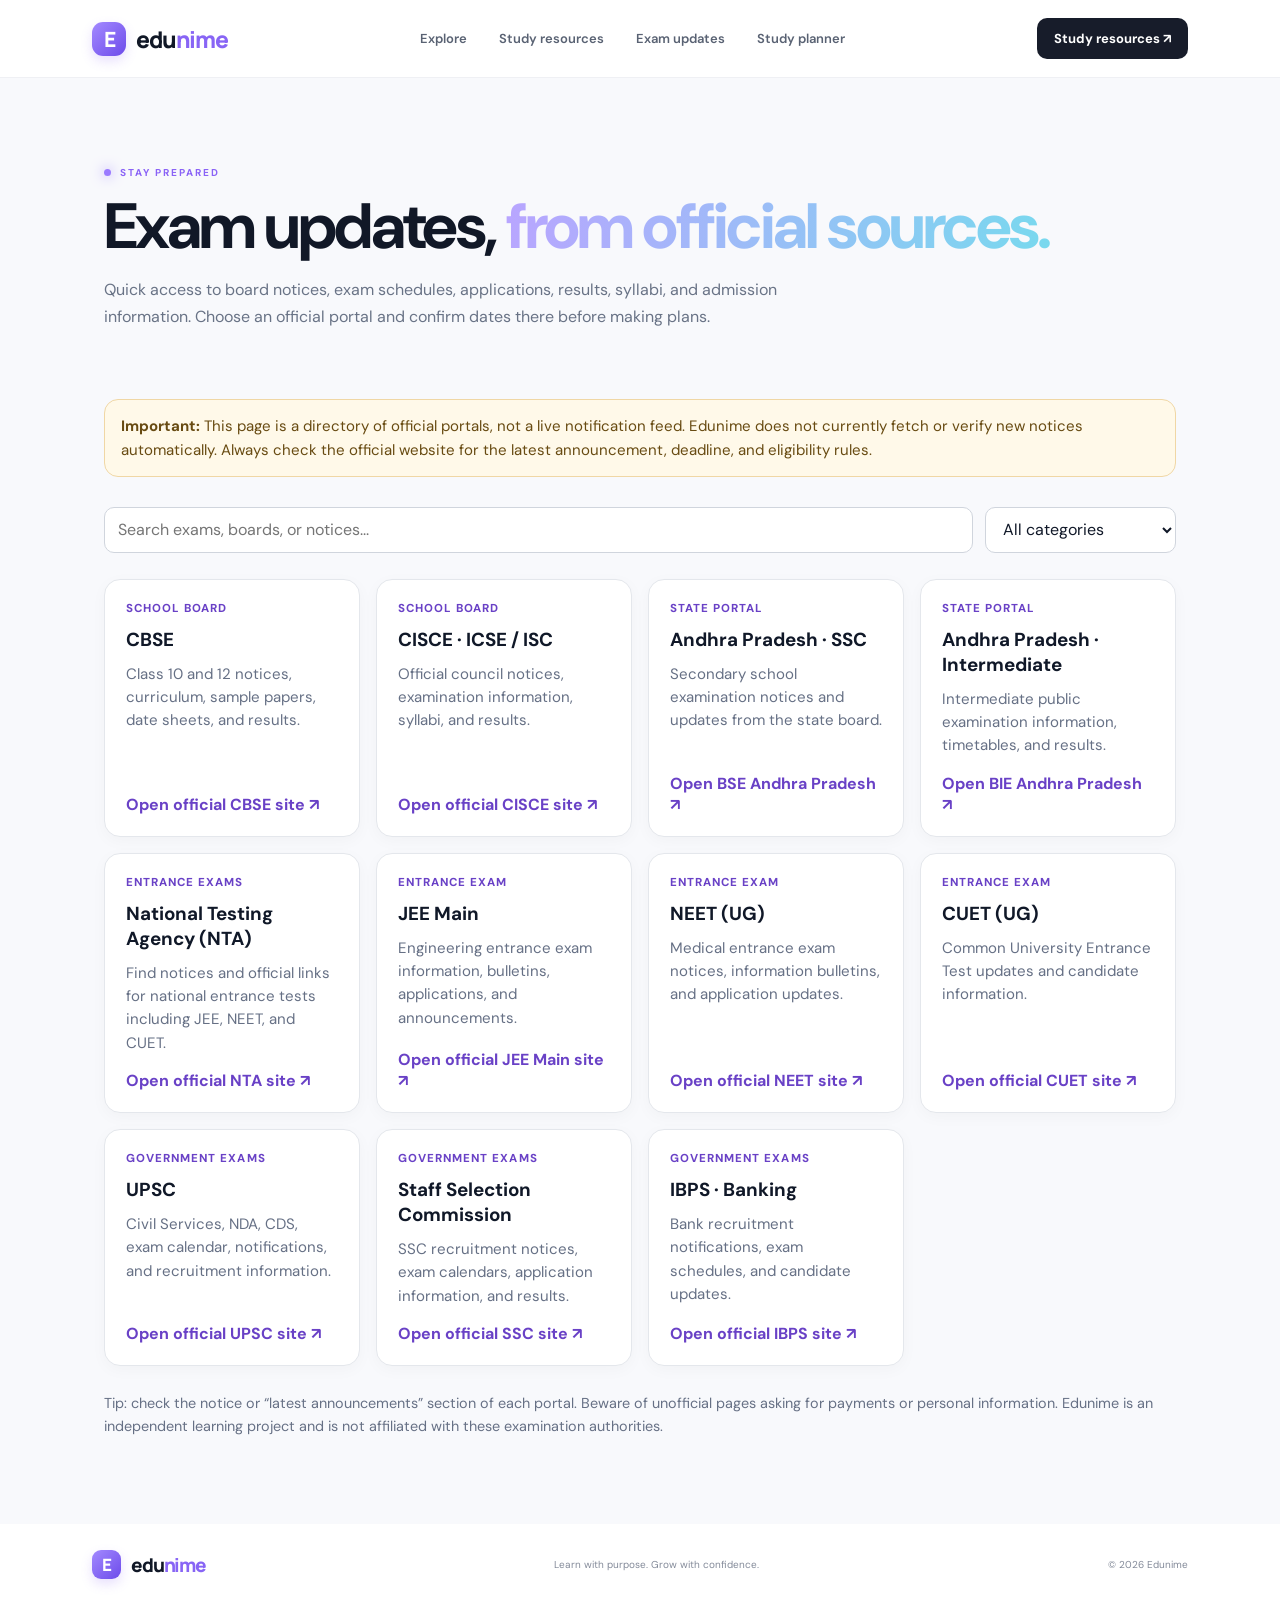
<file: updates.html>
<!doctype html>
<html lang="en">
<head>
  <meta charset="utf-8">
  <meta name="viewport" content="width=device-width, initial-scale=1">
  <meta name="theme-color" content="#101828">
  <meta name="description" content="Find official school board, entrance exam, and government exam notices from Edunime.">
  <title>Exam Updates | Edunime</title>
  <link rel="stylesheet" href="styles.css">
  <style>
    .updates-main{max-width:1120px;margin:0 auto;padding:44px 24px 72px}
    .updates-hero{padding:44px 0 30px}
    .updates-hero h1{font-size:clamp(2.2rem,5vw,4rem);line-height:1.05;letter-spacing:-.04em;margin:14px 0}
    .updates-hero p{max-width:680px;color:var(--muted,#667085);line-height:1.7}
    .updates-warning{border:1px solid #f0d7a5;background:#fff9e9;color:#684b12;border-radius:14px;padding:14px 16px;margin:22px 0 30px;font-size:.94rem;line-height:1.6}
    .updates-tools{display:flex;gap:12px;flex-wrap:wrap;margin:20px 0 26px}
    .updates-tools input,.updates-tools select{min-height:46px;border:1px solid #d0d5dd;border-radius:10px;padding:0 13px;background:#fff;color:#101828;font:inherit}
    .updates-tools input{flex:1;min-width:210px}
    .updates-grid{display:grid;grid-template-columns:repeat(auto-fit,minmax(245px,1fr));gap:16px}
    .update-card{border:1px solid #e4e7ec;border-radius:16px;padding:21px;background:#fff;display:flex;flex-direction:column;gap:11px;box-shadow:0 4px 16px #10182808}
    .update-card .update-type{font-size:.72rem;letter-spacing:.09em;font-weight:750;color:#6941c6;text-transform:uppercase}
    .update-card h2{font-size:1.18rem;margin:0;color:#101828}
    .update-card p{margin:0;color:#667085;line-height:1.55;font-size:.94rem;flex:1}
    .update-card a{font-weight:700;text-decoration:none;color:#6941c6;margin-top:4px}
    .update-card a:hover{text-decoration:underline}
    .updates-empty{padding:28px;text-align:center;color:#667085;border:1px dashed #d0d5dd;border-radius:14px;grid-column:1/-1}
    .updates-foot{color:#667085;font-size:.9rem;line-height:1.6;margin-top:26px}
    @media(max-width:600px){.updates-main{padding:24px 16px 48px}.updates-hero{padding-top:24px}}
  </style>
</head>
<body>
  <header class="site-header">
    <a class="brand" href="index.html" aria-label="Edunime home"><span class="brand-mark">E</span><span>edu<span class="brand-accent">nime</span></span></a>
    <button class="menu-toggle" id="menuToggle" aria-label="Toggle navigation" aria-expanded="false">☰</button>
    <nav class="nav" id="nav">
      <a href="index.html#learn">Explore</a>
      <a href="resources.html">Study resources</a>
      <a href="updates.html" aria-current="page">Exam updates</a>
      <a href="index.html#planner">Study planner</a>
    </nav>
    <a class="header-cta" href="resources.html">Study resources ↗</a>
  </header>

  <main class="updates-main">
    <section class="updates-hero">
      <div class="eyebrow dark-eyebrow"><span class="eyebrow-dot"></span> STAY PREPARED</div>
      <h1>Exam updates, <span class="gradient-text">from official sources.</span></h1>
      <p>Quick access to board notices, exam schedules, applications, results, syllabi, and admission information. Choose an official portal and confirm dates there before making plans.</p>
    </section>

    <div class="updates-warning"><strong>Important:</strong> This page is a directory of official portals, not a live notification feed. Edunime does not currently fetch or verify new notices automatically. Always check the official website for the latest announcement, deadline, and eligibility rules.</div>

    <div class="updates-tools">
      <input id="updateSearch" type="search" placeholder="Search exams, boards, or notices..." aria-label="Search exam portals">
      <select id="updateCategory" aria-label="Filter by exam category">
        <option value="all">All categories</option>
        <option value="school">School boards</option>
        <option value="entrance">Entrance exams</option>
        <option value="government">Government exams</option>
        <option value="state">State portals</option>
      </select>
    </div>

    <section class="updates-grid" id="updatesGrid" aria-live="polite">
      <article class="update-card" data-category="school" data-search="cbse central board secondary education class 10 class 12 syllabus date sheet results circulars">
        <span class="update-type">School board</span><h2>CBSE</h2><p>Class 10 and 12 notices, curriculum, sample papers, date sheets, and results.</p><a href="https://www.cbse.gov.in/" target="_blank" rel="noopener noreferrer">Open official CBSE site ↗</a>
      </article>
      <article class="update-card" data-category="school" data-search="cisce icse isc class 10 class 12 syllabus timetable results">
        <span class="update-type">School board</span><h2>CISCE · ICSE / ISC</h2><p>Official council notices, examination information, syllabi, and results.</p><a href="https://cisce.org/" target="_blank" rel="noopener noreferrer">Open official CISCE site ↗</a>
      </article>
      <article class="update-card" data-category="state" data-search="andhra pradesh ap bse ssc class 10 board exam timetable results">
        <span class="update-type">State portal</span><h2>Andhra Pradesh · SSC</h2><p>Secondary school examination notices and updates from the state board.</p><a href="https://www.bse.ap.gov.in/" target="_blank" rel="noopener noreferrer">Open BSE Andhra Pradesh ↗</a>
      </article>
      <article class="update-card" data-category="state" data-search="andhra pradesh ap intermediate bie first year second year timetable results">
        <span class="update-type">State portal</span><h2>Andhra Pradesh · Intermediate</h2><p>Intermediate public examination information, timetables, and results.</p><a href="https://bie.ap.gov.in/" target="_blank" rel="noopener noreferrer">Open BIE Andhra Pradesh ↗</a>
      </article>
      <article class="update-card" data-category="entrance" data-search="nta national testing agency jee main neet ug cuet ug exams notifications">
        <span class="update-type">Entrance exams</span><h2>National Testing Agency (NTA)</h2><p>Find notices and official links for national entrance tests including JEE, NEET, and CUET.</p><a href="https://nta.ac.in/" target="_blank" rel="noopener noreferrer">Open official NTA site ↗</a>
      </article>
      <article class="update-card" data-category="entrance" data-search="jee main engineering entrance application dates information bulletin syllabus">
        <span class="update-type">Entrance exam</span><h2>JEE Main</h2><p>Engineering entrance exam information, bulletins, applications, and announcements.</p><a href="https://jeemain.nta.nic.in/" target="_blank" rel="noopener noreferrer">Open official JEE Main site ↗</a>
      </article>
      <article class="update-card" data-category="entrance" data-search="neet ug medical entrance application dates syllabus information bulletin">
        <span class="update-type">Entrance exam</span><h2>NEET (UG)</h2><p>Medical entrance exam notices, information bulletins, and application updates.</p><a href="https://neet.nta.nic.in/" target="_blank" rel="noopener noreferrer">Open official NEET site ↗</a>
      </article>
      <article class="update-card" data-category="entrance" data-search="cuet ug university entrance exam nta application syllabus">
        <span class="update-type">Entrance exam</span><h2>CUET (UG)</h2><p>Common University Entrance Test updates and candidate information.</p><a href="https://cuet.nta.nic.in/" target="_blank" rel="noopener noreferrer">Open official CUET site ↗</a>
      </article>
      <article class="update-card" data-category="government" data-search="upsc civil services nda cds examination calendar notification syllabus">
        <span class="update-type">Government exams</span><h2>UPSC</h2><p>Civil Services, NDA, CDS, exam calendar, notifications, and recruitment information.</p><a href="https://upsc.gov.in/" target="_blank" rel="noopener noreferrer">Open official UPSC site ↗</a>
      </article>
      <article class="update-card" data-category="government" data-search="ssc staff selection commission cgl chsl mts gd exam calendar notices">
        <span class="update-type">Government exams</span><h2>Staff Selection Commission</h2><p>SSC recruitment notices, exam calendars, application information, and results.</p><a href="https://ssc.gov.in/" target="_blank" rel="noopener noreferrer">Open official SSC site ↗</a>
      </article>
      <article class="update-card" data-category="government" data-search="ibps banking exams recruitment calendar official notifications">
        <span class="update-type">Government exams</span><h2>IBPS · Banking</h2><p>Bank recruitment notifications, exam schedules, and candidate updates.</p><a href="https://www.ibps.in/" target="_blank" rel="noopener noreferrer">Open official IBPS site ↗</a>
      </article>
    </section>

    <p class="updates-foot">Tip: check the notice or “latest announcements” section of each portal. Beware of unofficial pages asking for payments or personal information. Edunime is an independent learning project and is not affiliated with these examination authorities.</p>
  </main>

  <footer class="footer">
    <a class="brand footer-brand" href="index.html"><span class="brand-mark">E</span><span>edu<span class="brand-accent">nime</span></span></a>
    <p>Learn with purpose. Grow with confidence.</p>
    <span>© <span id="year"></span> Edunime</span>
  </footer>
  <script>
    const search = document.getElementById('updateSearch');
    const category = document.getElementById('updateCategory');
    const cards = [...document.querySelectorAll('.update-card')];
    const grid = document.getElementById('updatesGrid');
    const empty = document.createElement('div');
    empty.className = 'updates-empty';
    empty.textContent = 'No portals match that search. Try another keyword or category.';
    function filterUpdates() {
      const query = search.value.trim().toLowerCase();
      const type = category.value;
      let visible = 0;
      cards.forEach(card => {
        const matchesText = (card.dataset.search + ' ' + card.innerText).toLowerCase().includes(query);
        const matchesType = type === 'all' || card.dataset.category === type;
        card.hidden = !(matchesText && matchesType);
        if (!card.hidden) visible++;
      });
      if (!visible && !empty.isConnected) grid.appendChild(empty);
      if (visible && empty.isConnected) empty.remove();
    }
    search.addEventListener('input', filterUpdates);
    category.addEventListener('change', filterUpdates);
    document.getElementById('year').textContent = new Date().getFullYear();
    const menuToggle = document.getElementById('menuToggle');
    const nav = document.getElementById('nav');
    if (menuToggle && nav) menuToggle.addEventListener('click', () => {
      const open = nav.classList.toggle('open');
      menuToggle.setAttribute('aria-expanded', String(open));
    });
  </script>
</body>
</html>
</file>
<file: styles.css>
@import url('https://fonts.googleapis.com/css2?family=DM+Sans:wght@400;500;600;700&family=Manrope:wght@400;500;600;700;800&display=swap');
:root{--ink:#111827;--muted:#697386;--paper:#f8f9fc;--purple:#8a63f6;--line:#e7e9f0;--dark:#101828;--green:#a4f4c5}
*{box-sizing:border-box}html{scroll-behavior:smooth;scroll-padding-top:90px}body{margin:0;background:var(--paper);color:var(--ink);font-family:'DM Sans',sans-serif}a{color:inherit;text-decoration:none}button,input{font:inherit}.site-header{height:78px;padding:0 7.2%;display:flex;align-items:center;justify-content:space-between;background:#fff;border-bottom:1px solid #eff0f4;position:sticky;top:0;z-index:10}.brand{display:flex;align-items:center;gap:10px;font:800 23px Manrope,sans-serif;letter-spacing:-1.2px}.brand-mark{display:grid;place-items:center;width:34px;height:34px;background:linear-gradient(135deg,#a38aff,#6d4bea);color:#fff;border-radius:11px;font-size:21px;box-shadow:0 5px 12px #8a63f633}.brand-accent{color:#8865f5}.nav{display:flex;gap:32px;color:#596273;font-size:13px;font-weight:600}.nav a:hover,.course-link:hover{color:#825cf3}.header-cta{font-size:13px;font-weight:700;background:#171c2a;color:white;padding:12px 17px;border-radius:10px}.header-cta span{margin-left:8px}.menu-toggle{display:none;background:none;border:0;font-size:24px}.hero{min-height:620px;background:#101828;color:white;position:relative;overflow:hidden;padding:88px 7.2% 26px;display:grid;grid-template-columns:1.03fr .97fr;align-items:center;gap:20px}.hero:before{content:"";position:absolute;inset:0;background-image:linear-gradient(#ffffff06 1px,transparent 1px),linear-gradient(90deg,#ffffff06 1px,transparent 1px);background-size:52px 52px;mask-image:linear-gradient(90deg,black,transparent 95%);pointer-events:none}.hero-content,.hero-art{position:relative;z-index:1}.eyebrow{font-size:10px;letter-spacing:2px;font-weight:700;color:#b9a5ff;display:flex;align-items:center;gap:9px}.eyebrow-dot{display:inline-block;width:7px;height:7px;border-radius:50%;background:#9a7aff;box-shadow:0 0 13px #9a7aff}.hero h1,.section-heading h2,.feature-intro h2,.planner-copy h2{font:800 clamp(42px,5vw,66px)/1.09 Manrope,sans-serif;letter-spacing:-3.4px;margin:24px 0 20px}.gradient-text{background:linear-gradient(100deg,#b9a5ff,#78d9ee);-webkit-background-clip:text;background-clip:text;color:transparent}.hero-copy{color:#bac2d2;max-width:470px;line-height:1.8;font-size:15px}.hero-actions{display:flex;align-items:center;gap:12px;flex-wrap:wrap;margin-top:30px}.button{display:inline-flex;justify-content:center;align-items:center;gap:18px;padding:14px 18px;border-radius:10px;font-size:12px;font-weight:700;border:0;cursor:pointer;transition:transform .2s,box-shadow .2s}.button:hover{transform:translateY(-2px)}.button-primary{background:linear-gradient(110deg,#a18aff,#7955ee);color:white;box-shadow:0 8px 24px #835cf333}.button-quiet{color:#d7dbea;background:#ffffff0a;border:1px solid #ffffff1c}.play-icon{font-size:10px;border:1px solid #6b7280;border-radius:50%;width:24px;height:24px;display:grid;place-items:center}.hero-proof{display:flex;align-items:center;gap:13px;margin-top:46px}.avatar-stack{display:flex}.avatar-stack span{width:30px;height:30px;display:grid;place-items:center;border-radius:50%;border:2px solid #101828;margin-right:-7px;background:#d9d0ff;color:#34275c;font-size:11px;font-weight:800}.avatar-stack span:nth-child(2){background:#b8f2dc}.avatar-stack span:nth-child(3){background:#ffddb0}.hero-proof p{font-size:11px;line-height:1.6;color:#929caf;margin:0}.hero-proof strong{color:#eef0f7}.hero-art{min-height:420px;display:grid;place-items:center}.learning-window{width:min(100%,390px);background:#fff;color:#171b2a;border:1px solid #ffffff50;border-radius:19px;overflow:hidden;box-shadow:0 30px 90px #0005;transform:rotate(2deg);position:relative;z-index:2}.window-top{height:45px;background:#f7f7fb;border-bottom:1px solid #ececf2;display:flex;align-items:center;justify-content:space-between;padding:0 15px;font-size:8px;letter-spacing:1.3px;color:#85899a}.window-dots{display:flex;gap:4px}.window-dots i{width:6px;height:6px;background:#e3a9a9;border-radius:50%}.window-dots i:nth-child(2){background:#e8c879}.window-dots i:nth-child(3){background:#91d6b4}.window-status{color:#3aaf83;font-size:7px}.window-body{padding:28px}.window-label{font-size:9px;letter-spacing:1.5px;color:#85899a;font-weight:700}.window-body h3{font:800 32px/1.18 Manrope,sans-serif;letter-spacing:-1.4px;margin:14px 0 25px}.window-body h3 span{color:#8a63f6}.progress-row{display:flex;justify-content:space-between;font-size:10px;color:#8b90a0}.progress-row b{color:#262c3a}.progress-track{height:7px;background:#efedf8;border-radius:10px;margin-top:10px;overflow:hidden}.progress-track span{display:block;width:68%;height:100%;border-radius:10px;background:linear-gradient(90deg,#9673f6,#b5a1ff)}.window-bottom{margin-top:24px;padding-top:18px;border-top:1px solid #eeeff4;display:flex;align-items:center;justify-content:space-between}.window-subject{display:flex;align-items:center;gap:11px}.subject-symbol{display:grid;place-items:center;width:40px;height:40px;background:#f0ebff;color:#8661f3;border-radius:12px;font-size:20px}.window-subject b,.window-subject small{display:block}.window-subject b{font-size:11px}.window-subject small{font-size:9px;color:#8c91a0;margin-top:5px}.circle-arrow{width:29px;height:29px;border:1px solid #e9e7f1;border-radius:50%;display:grid;place-items:center;color:#8967f2}.float-card{position:absolute;z-index:3;background:#fff;color:#222638;border:1px solid #eaeaf3;border-radius:12px;padding:13px 15px;display:flex;align-items:center;gap:10px;box-shadow:0 14px 35px #0002}.float-card b,.float-card small{display:block}.float-card b{font-size:10px}.float-card small{font-size:9px;color:#858b9c;margin-top:4px}.card-note{top:43px;left:-4px}.card-progress{bottom:46px;right:-5px}.mini-icon{width:31px;height:31px;display:grid;place-items:center;border-radius:9px}.purple{background:#f0ebff;color:#8059f1}.progress-spark{display:grid;place-items:center;background:#e3fbef;color:#18966a;width:32px;height:32px;border-radius:9px;font-size:18px}.orbit{position:absolute;border:1px solid #ffffff15;border-radius:50%;width:390px;height:390px}.orbit-b{width:475px;height:475px;border-style:dashed}.decor-star{position:absolute;color:#b7a3ff}.star-one{font-size:29px;right:8%;top:20%}.star-two{font-size:20px;left:10%;bottom:19%;color:#87dfea}.hero-glow{position:absolute;border-radius:50%;filter:blur(80px);opacity:.16}.glow-one{width:300px;height:300px;background:#8b5cf6;right:5%;top:10%}.glow-two{width:180px;height:180px;background:#20c5d9;left:35%;bottom:-20%}.hero-bottom{grid-column:1/-1;display:flex;align-items:center;gap:16px;margin-top:38px;color:#838da2;font-size:8px;letter-spacing:1.6px}.hero-line{height:1px;background:#ffffff20;flex:1}.scroll-hint{margin-left:15px}.section{padding:96px 7.2%}.learning-section{background:#f8f9fc}.section-heading{display:flex;align-items:end;justify-content:space-between;gap:30px}.dark-eyebrow{color:#8a63f6}.section-heading h2,.feature-intro h2,.planner-copy h2{font-size:42px;letter-spacing:-2px;margin:16px 0 0}.section-heading>p{max-width:300px;color:#737b8d;font-size:13px;line-height:1.8;margin:0 0 4px}.search-wrap{height:50px;background:white;border:1px solid #e5e7ef;border-radius:11px;display:flex;align-items:center;gap:12px;padding:0 16px;margin-top:38px;box-shadow:0 4px 16px #1a234008}.search-wrap>span{font-size:25px;color:#8c7be0}.search-wrap input{flex:1;border:0;outline:0;background:transparent;font-size:12px;min-width:0;color:#232a3b}.search-wrap kbd{font-size:9px;color:#999fb0;border:1px solid #e5e7ee;border-radius:5px;padding:4px 6px}.filter-row{display:flex;gap:8px;flex-wrap:wrap;margin:17px 0 25px}.filter-chip{border:1px solid #e3e5ed;background:transparent;color:#737b8d;padding:9px 14px;border-radius:8px;font-size:10px;font-weight:700;cursor:pointer}.filter-chip.active,.filter-chip:hover{background:#191e2c;border-color:#191e2c;color:#fff}.course-grid{display:grid;grid-template-columns:repeat(3,minmax(0,1fr));gap:17px}.course-card{background:white;border:1px solid #e9eaf1;border-radius:14px;overflow:hidden;transition:transform .2s,box-shadow .2s}.course-card:hover{transform:translateY(-4px);box-shadow:0 15px 35px #171c2a0d}.course-art{height:155px;position:relative;overflow:hidden;display:grid;place-items:center}.art-tag{position:absolute;left:17px;top:15px;font-size:8px;letter-spacing:1.5px;color:#ffffffc9;font-weight:700}.art-math{background:#7962c9}.art-symbol{font-size:80px;color:#ffffffd9;font-weight:400;z-index:1}.art-orbit{position:absolute;width:180px;height:180px;border:1px solid #ffffff35;border-radius:50%;left:34%;top:-30%}.art-orbit:after{content:"";position:absolute;inset:18px;border:1px dashed #ffffff40;border-radius:50%}.art-science{background:#246e63}.atom{font-size:75px;color:#d1ffe7}.science-orb{position:absolute;width:105px;height:105px;border-radius:50%;border:1px solid #ffffff40;right:-18px;bottom:-55px;box-shadow:0 0 0 16px #ffffff0a,0 0 0 33px #ffffff08}.art-code{background:#354e89}.code-bracket{font:800 60px Manrope;color:#d8e7ff;z-index:1}.code-grid{position:absolute;inset:0;background-image:linear-gradient(#ffffff0b 1px,transparent 1px),linear-gradient(90deg,#ffffff0b 1px,transparent 1px);background-size:20px 20px}.art-engineering{background:#b8794c}.gear{font-size:75px;color:#ffebd9;z-index:1}.gear-ring{position:absolute;width:155px;height:155px;border:1px dashed #ffffff5c;border-radius:50%;right:-40px;top:-55px}.art-business{background:#a34f78}.chart-bars{display:flex;align-items:end;gap:8px;height:65px;z-index:1}.chart-bars i{display:block;width:19px;border:1px solid #ffe3f0;background:#ffffff1b;border-radius:4px 4px 0 0;height:35%}.chart-bars i:nth-child(2){height:60%}.chart-bars i:nth-child(3){height:48%}.chart-bars i:nth-child(4){height:100%}.chart-line{position:absolute;font-size:60px;right:26px;top:32px;color:#ffffffa8}.art-research{background:#6861a5}.research-star{font-size:80px;color:#f5f1ff;z-index:1}.research-ring{position:absolute;width:190px;height:190px;border:1px solid #ffffff3b;border-radius:50%;right:-50px;bottom:-120px;box-shadow:0 0 0 16px #ffffff08,0 0 0 32px #ffffff08}.course-info{padding:19px 19px 17px}.course-meta{display:flex;align-items:center;justify-content:space-between;font-size:8px;letter-spacing:1px;color:#9aa0af;font-weight:700}.course-dot{width:7px;height:7px;border-radius:50%}.purple-dot{background:#9b7af8}.green-dot{background:#55c99d}.blue-dot{background:#73a7fa}.orange-dot{background:#f4a46f}.pink-dot{background:#eb87b5}.yellow-dot{background:#e9ce65}.course-info h3{font:800 19px Manrope,sans-serif;letter-spacing:-.6px;margin:14px 0 8px}.course-info p{min-height:40px;color:#7c8495;font-size:11px;line-height:1.7;margin:0 0 18px}.course-link{display:flex;justify-content:space-between;align-items:center;border-top:1px solid #eff0f4;padding-top:14px;font-size:10px;font-weight:700}.course-link span{font-size:16px}.empty-state{padding:25px;color:#747b8c;font-size:13px}.section-footnote{display:flex;align-items:center;gap:9px;color:#7f8797;font-size:10px;margin-top:25px}.footnote-icon{color:#8d68f5;font-size:17px}.feature-section{background:#101828;color:#fff;padding:95px 7.2%;display:grid;grid-template-columns:.9fr 1.1fr;gap:10%;position:relative;overflow:hidden}.feature-section:after{content:"";position:absolute;width:350px;height:350px;right:-170px;top:-160px;border-radius:50%;border:1px solid #ffffff0c;box-shadow:0 0 0 30px #ffffff05,0 0 0 60px #ffffff04;pointer-events:none}.feature-intro h2{font-size:43px;line-height:1.15;margin:19px 0}.feature-intro>p{color:#a9b2c4;line-height:1.9;font-size:13px;max-width:350px;margin-bottom:25px}.feature-list{position:relative;z-index:1}.feature-item{display:grid;grid-template-columns:44px 1fr 30px;gap:15px;align-items:start;padding:21px 0;border-bottom:1px solid #ffffff18}.feature-item:first-child{padding-top:0}.feature-icon{width:42px;height:42px;border-radius:12px;display:grid;place-items:center;font-size:20px}.feature-purple{background:#8a63f62b;color:#b7a2ff}.feature-green{background:#54c99d22;color:#7be0b7}.feature-blue{background:#6ca5f82b;color:#9cc5ff}.feature-orange{background:#f3a36d22;color:#ffc18e}.feature-item h3{font:700 15px Manrope;margin:1px 0 7px}.feature-item p{font-size:11px;line-height:1.7;color:#a4adbf;margin:0;max-width:370px}.feature-number{font-size:9px;color:#6c768c;letter-spacing:1px;padding-top:4px}.planner-section{padding:95px 7.2%;display:grid;grid-template-columns:1fr 1fr;align-items:center;gap:10%;background:#f0f1f8;overflow:hidden}.planner-copy{position:relative}.planner-copy h2{font-size:50px;line-height:1.1}.planner-copy>p{color:#747b8d;font-size:13px;line-height:1.8;max-width:330px}.planner-decoration{font-size:140px;line-height:1;color:#8e6af51a;margin-top:12px}.planner-card{background:white;border:1px solid #e6e8f0;border-radius:16px;padding:27px;box-shadow:0 20px 50px #272f480c}.planner-card-top{display:flex;align-items:center;gap:10px;font-size:9px;font-weight:700;letter-spacing:1.3px;color:#7d8494;margin-bottom:25px}.planner-icon{display:grid;place-items:center;width:29px;height:29px;border-radius:9px;background:#eee9ff;color:#8863f3;font-size:15px}.planner-status{margin-left:auto;color:#46a984;font-size:8px}.planner-card>label{display:block;font-size:11px;font-weight:700;margin:17px 0 9px}.planner-card>input{width:100%;padding:12px 13px;border:1px solid #e4e6ed;border-radius:8px;outline:0;font-size:11px}.planner-card>input:focus{border-color:#9c82f4;box-shadow:0 0 0 3px #9c82f41c}.time-options{display:grid;grid-template-columns:repeat(3,1fr);gap:8px}.time-options input{position:absolute;opacity:0;pointer-events:none}.time-options span{display:block;text-align:center;border:1px solid #e4e6ed;border-radius:8px;padding:11px 5px;font-size:10px;color:#747b8d;cursor:pointer}.time-options input:checked+span{background:#f0ebff;border-color:#9d80f5;color:#7652e5;font-weight:700}.planner-submit{width:100%;margin-top:22px}.plan-result{margin-top:16px;padding:15px;background:#f0fbf5;border:1px solid #d0f1df;border-radius:9px;color:#246e4b;font-size:11px;line-height:1.8}.plan-result ol{padding-left:18px;margin:8px 0 0}.about-section{padding:70px 7.2%;display:grid;grid-template-columns:90px 1fr;gap:25px;align-items:start;background:white}.about-mark{width:65px;height:65px;border-radius:19px;display:grid;place-items:center;background:linear-gradient(135deg,#a38aff,#6d4bea);color:white;font:800 38px Manrope;box-shadow:0 10px 20px #8a63f62b}.about-section h2{font:800 26px Manrope;letter-spacing:-1px;margin:14px 0}.about-section p{max-width:760px;font-size:12px;line-height:1.9;color:#737b8d;margin:0}.contact-strip{padding:40px 7.2%;background:linear-gradient(110deg,#7754e8,#8f6cf6);color:white;display:flex;align-items:center;justify-content:space-between;gap:20px}.contact-kicker{font-size:9px;letter-spacing:2px;color:#e1d8ff;font-weight:700}.contact-strip h2{font:800 27px Manrope;letter-spacing:-1px;margin:9px 0}.contact-strip p{font-size:11px;color:#e7e0ff;margin:0}.button-light{background:white;color:#7652e5;white-space:nowrap}.footer{padding:26px 7.2%;display:flex;align-items:center;justify-content:space-between;gap:18px;background:#fff}.footer-brand{font-size:19px}.footer-brand .brand-mark{width:29px;height:29px;font-size:17px;border-radius:9px}.footer p,.footer>span{font-size:10px;color:#838a99}.footer>span{text-align:right}.footer p{margin:0}.hidden{display:none}
@media(max-width:900px){.site-header{padding:0 5%}.nav{gap:17px}.hero{padding-left:5%;padding-right:5%;grid-template-columns:1fr 1fr}.hero h1{font-size:53px}.hero-art{transform:scale(.9)}.section,.feature-section,.planner-section{padding-left:5%;padding-right:5%}.course-grid{grid-template-columns:repeat(2,minmax(0,1fr))}.feature-section{gap:6%}.planner-section{gap:6%}}
@media(max-width:650px){.site-header{height:68px}.menu-toggle{display:block;margin-left:auto;margin-right:15px;color:#202637}.nav{display:none;position:absolute;left:0;right:0;top:67px;padding:18px 5%;background:#fff;border-bottom:1px solid #eceef4;flex-direction:column;gap:18px}.nav.open{display:flex}.header-cta{font-size:11px;padding:10px 12px}.hero{display:flex;flex-direction:column;align-items:stretch;padding:65px 6% 23px}.hero h1{font-size:48px;letter-spacing:-2.5px}.hero-copy{font-size:13px}.hero-art{min-height:360px;transform:scale(.9);margin:5px -12px 0}.learning-window{max-width:340px}.card-note{left:0;top:25px}.card-progress{right:0;bottom:20px}.hero-bottom{margin-top:25px;font-size:7px;gap:8px}.scroll-hint{display:none}.section{padding:66px 6%}.section-heading{display:block}.section-heading h2,.feature-intro h2{font-size:34px;letter-spacing:-1.5px}.section-heading>p{margin-top:16px}.search-wrap kbd{display:none}.course-grid{grid-template-columns:1fr;gap:14px}.course-art{height:160px}.course-info p{min-height:0}.feature-section{grid-template-columns:1fr;padding:65px 6%;gap:35px}.feature-intro h2{font-size:39px}.planner-section{grid-template-columns:1fr;padding:65px 6%;gap:10px}.planner-copy h2{font-size:44px}.planner-decoration{display:none}.planner-card{padding:22px}.about-section{padding:50px 6%;grid-template-columns:55px 1fr;gap:17px}.about-mark{width:50px;height:50px;border-radius:14px;font-size:30px}.about-section h2{font-size:22px}.contact-strip{padding:35px 6%;align-items:flex-start;flex-direction:column}.contact-strip h2{font-size:24px}.footer{padding:24px 6%;flex-wrap:wrap}.footer p{order:3;width:100%}.footer>span{font-size:9px}.button{font-size:11px}.hero-actions{gap:9px}}
</file>
<file: resources.css>
.resources-page{background:#f8f9fc}.resource-hero{min-height:430px;background:#101828;color:white;padding:70px 7.2%;display:grid;grid-template-columns:1.1fr .9fr;align-items:center;gap:30px;position:relative;overflow:hidden}.resource-hero:before{content:"";position:absolute;inset:0;background-image:linear-gradient(#ffffff08 1px,transparent 1px),linear-gradient(90deg,#ffffff08 1px,transparent 1px);background-size:44px 44px;mask-image:linear-gradient(90deg,black,transparent)}.resource-hero-copy,.resource-hero-art{position:relative;z-index:1}.resource-hero h1{font:800 clamp(40px,5vw,62px)/1.08 Manrope,sans-serif;letter-spacing:-3px;margin:22px 0}.resource-hero p{font-size:14px;line-height:1.9;color:#c2cad9;max-width:580px}.resource-pills{display:flex;flex-wrap:wrap;gap:8px;margin-top:25px}.resource-pills span{border:1px solid #ffffff25;border-radius:30px;padding:8px 11px;font-size:10px;color:#e0e4ee}.resource-hero-art{min-height:290px;display:grid;place-items:center}.resource-orbit{width:270px;height:270px;border:1px solid #ffffff25;border-radius:50%;box-shadow:0 0 0 32px #ffffff08,0 0 0 64px #ffffff05;animation:resource-pulse 5s ease-in-out infinite}.resource-book{position:absolute;width:140px;height:160px;border-radius:14px 20px 20px 14px;background:linear-gradient(145deg,#a996ff,#6d4de4);box-shadow:14px 18px 0 #4b38a2,0 30px 60px #0005;display:grid;place-items:center;font:800 56px Manrope;transform:rotate(-8deg);animation:resource-float 4s ease-in-out infinite}.resource-book span{position:absolute;right:18px;bottom:17px;font-size:20px;color:#e7e0ff}.resource-float{position:absolute;background:#fff;color:#29283d;padding:11px 14px;border-radius:10px;font-size:9px;letter-spacing:.8px;font-weight:800;box-shadow:0 12px 35px #0003}.rf-one{top:35px;left:0;transform:rotate(-5deg)}.rf-two{bottom:35px;right:0;transform:rotate(4deg)}.resource-finder{max-width:1180px;margin:0 auto;padding:70px 6%}.resource-heading{max-width:720px;margin-bottom:30px}.resource-heading h2{font:800 clamp(28px,4vw,40px)/1.2 Manrope,sans-serif;letter-spacing:-1.5px;margin:12px 0}.resource-heading>p{font-size:13px;line-height:1.8;color:#737b8d}.resource-form{display:grid;grid-template-columns:repeat(2,minmax(0,1fr));gap:18px;background:#fff;border:1px solid #e7e9f0;border-radius:20px;padding:25px;box-shadow:0 15px 45px #10182808}.resource-field{display:grid;gap:8px;min-width:0}.resource-field label{font-size:11px;font-weight:800;color:#4f586b}.resource-field select,.resource-field input{width:100%;min-width:0;padding:13px 12px;border:1px solid #e0e4ed;border-radius:10px;background:#fff;color:#20283a;font:12px 'DM Sans',sans-serif}.resource-field select:focus,.resource-field input:focus{outline:2px solid #e6deff;border-color:#8a63f6}.resource-wide{grid-column:1/-1}.resource-submit{grid-column:1/-1;justify-self:start;margin-top:3px}.resource-results{max-width:1180px;margin:0 auto;padding:0 6% 60px}.resource-results-empty{text-align:center;padding:30px 15px 45px}.resource-results-empty>span{display:grid;place-items:center;width:50px;height:50px;margin:auto;background:#eee8ff;border-radius:15px;color:#7955e8;font-size:25px}.resource-results-empty h2{font:800 22px Manrope;margin:16px 0 8px}.resource-results-empty p{font-size:12px;color:#737b8d;line-height:1.8}.resource-result-head{display:flex;align-items:end;justify-content:space-between;gap:20px;margin-bottom:22px}.resource-result-head h2{font:800 30px Manrope;letter-spacing:-1px;margin:8px 0}.resource-result-head p{font-size:12px;color:#737b8d;line-height:1.7;margin:0}.resource-card-grid{display:grid;grid-template-columns:repeat(3,minmax(0,1fr));gap:14px}.resource-card{display:flex;flex-direction:column;background:white;border:1px solid #e6e8f0;border-radius:15px;padding:20px;min-width:0;transition:transform .2s,box-shadow .2s}.resource-card:hover{transform:translateY(-3px);box-shadow:0 14px 35px #1018280e}.resource-card-icon{display:grid;place-items:center;width:42px;height:42px;border-radius:12px;background:#f0ebff;color:#7955e8;font-size:20px}.resource-card h3{font:800 15px Manrope;margin:15px 0 7px}.resource-card p{font-size:11px;line-height:1.8;color:#737b8d;margin:0 0 18px;flex:1}.resource-card a,.resource-card button{display:inline-flex;align-items:center;justify-content:center;align-self:flex-start;gap:8px;border:0;border-radius:9px;padding:11px 13px;background:#171c2a;color:white;font:700 10px 'DM Sans',sans-serif;cursor:pointer;text-decoration:none}.resource-card .secondary-link{background:#f1effb;color:#6446c4;margin-top:8px}.resource-prompt{margin-top:22px;padding:22px;background:#101828;color:white;border-radius:16px}.resource-prompt h3{font:800 18px Manrope;margin:0 0 8px}.resource-prompt p{font-size:11px;line-height:1.8;color:#c1c9d8}.resource-prompt pre{white-space:pre-wrap;overflow-wrap:anywhere;max-height:220px;overflow:auto;padding:14px;border:1px solid #ffffff22;border-radius:10px;background:#ffffff08;color:#e3e7f1;font:11px/1.8 'DM Sans',sans-serif}.resource-prompt button{padding:11px 14px;border:0;border-radius:9px;background:#a18aff;color:#fff;font-weight:800;cursor:pointer}.resource-note{max-width:1050px;margin:0 auto 65px;padding:22px 6%;display:flex;gap:15px;align-items:flex-start;border:1px solid #e4e7ef;border-radius:15px;background:#fff}.resource-note-icon{display:grid;place-items:center;flex-shrink:0;width:30px;height:30px;border-radius:50%;background:#f0ebff;color:#7853e7;font-weight:800}.resource-note h2{font:800 15px Manrope;margin:2px 0 7px}.resource-note p{font-size:11px;line-height:1.9;color:#737b8d;margin:0}.resources-page .menu-toggle{display:none}@keyframes resource-float{0%,100%{transform:rotate(-8deg) translateY(0)}50%{transform:rotate(-4deg) translateY(-10px)}}@keyframes resource-pulse{0%,100%{transform:scale(1);opacity:.7}50%{transform:scale(1.04);opacity:1}}@media(max-width:850px){.resource-hero{grid-template-columns:1fr;padding-top:55px;padding-bottom:40px}.resource-hero-art{min-height:250px}.resource-card-grid{grid-template-columns:repeat(2,minmax(0,1fr))}}@media(max-width:650px){.resources-page .site-header{padding:0 5%}.resources-page .menu-toggle{display:block;margin-left:auto;margin-right:15px}.resources-page .nav{display:none;position:absolute;top:68px;left:0;right:0;background:white;padding:18px 5%;flex-direction:column;gap:17px;border-bottom:1px solid #e7e9f0}.resources-page .nav.open{display:flex}.resources-page .header-cta{font-size:10px;padding:10px}.resource-hero{padding:45px 5% 30px}.resource-hero h1{letter-spacing:-2px}.resource-hero-art{min-height:210px}.resource-book{width:105px;height:125px;font-size:44px}.resource-orbit{width:205px;height:205px}.rf-one{left:2px;top:15px}.rf-two{right:2px;bottom:15px}.resource-finder{padding:45px 5%}.resource-form{grid-template-columns:1fr;padding:17px}.resource-wide,.resource-submit{grid-column:auto}.resource-results{padding:0 5% 45px}.resource-card-grid{grid-template-columns:1fr}.resource-result-head{display:block}.resource-note{margin:0 5% 45px;padding:17px}.resource-pills span{font-size:9px}}@media(prefers-reduced-motion:reduce){.resource-book,.resource-orbit{animation:none}.resource-card{transition:none}}
/* In-site study materials */
.in-site-study{scroll-margin-top:90px}
.in-site-study h4{font:800 14px Manrope,sans-serif;margin:22px 0 9px;color:#fff}
.in-site-study ul,.in-site-study ol{padding-left:22px;color:#e3e7f1;font:12px/1.9 'DM Sans',sans-serif}
.in-site-study li{margin:5px 0}
.in-site-checklist{list-style:none;padding-left:0!important}
.in-site-checklist label{display:flex;align-items:flex-start;gap:9px}
.in-site-checklist input{margin-top:4px;accent-color:#a18aff}
.in-site-flashcards{display:grid;grid-template-columns:repeat(2,minmax(0,1fr));gap:9px}
.in-site-flashcards details{padding:12px;border:1px solid #ffffff24;border-radius:10px;background:#ffffff08;color:#e3e7f1;font-size:12px;line-height:1.7}
.in-site-flashcards summary{cursor:pointer;font-weight:700}
.in-site-flashcards details p{color:#c1c9d8}
@media(max-width:650px){.in-site-flashcards{grid-template-columns:1fr}}

/* Study content and answer reveal */
.resource-quiz-item{padding:14px 0;border-bottom:1px solid #ffffff20}
.resource-quiz-item p{font-size:13px;line-height:1.8}
.resource-quiz-item button,.in-site-study button{padding:10px 13px;border:0;border-radius:9px;background:#a18aff;color:#fff;font-weight:800;cursor:pointer}
.answer-content{margin-top:12px;padding:12px 14px;border-radius:10px;background:#ffffff0d;border:1px solid #ffffff20}
.answer-content p{margin:6px 0}
.in-site-study h4{color:#e4dcff}
.in-site-study iframe{display:block;border:0;border-radius:12px;margin-top:14px;background:#fff}
.resource-video-note{font-size:11px!important;color:#c1c9d8!important}
@media print{
  body *{visibility:hidden!important}
  #resourceResults,#resourceResults *{visibility:visible!important}
  #resourceResults{position:absolute;left:0;top:0;width:100%;padding:0!important}
  .resource-card-grid,.resource-result-head,.resource-video-note,iframe,button{display:none!important}
  .resource-prompt{background:white!important;color:black!important;border:0!important;break-inside:avoid}
  .resource-prompt h3,.resource-prompt h4,.resource-prompt p,.resource-prompt li{color:black!important}
}

.resource-video-link{display:inline-flex;align-items:center;gap:8px;margin:7px 8px 7px 0;padding:12px 15px;border-radius:10px;background:#171c2a;color:#fff;text-decoration:none;font-size:12px;font-weight:700}.resource-video-link.secondary-link{background:#f1effb;color:#6446c4}.in-site-study h4{margin:20px 0 7px;font-size:15px;color:#222a3b}.in-site-study p,.in-site-study li{font-size:13px;line-height:1.85;color:#d0d6e2}.in-site-study ol,.in-site-study ul{padding-left:22px}.in-site-study a{overflow-wrap:anywhere}@media print{.site-header,.resource-hero,.resource-finder,.resource-note,.footer,.resource-card-grid{display:none!important}.resource-prompt{background:white!important;color:black!important;border:0!important;break-inside:avoid}.resource-prompt p,.resource-prompt li{color:#222!important}.resource-prompt h3,.resource-prompt h4{color:#111!important}}
</file>
<file: learning.css>
.learning-page{background:#f8f9fc}.learning-hero{background:#101828;color:white;padding:55px 7.2% 65px;position:relative;overflow:hidden}.learning-hero:after{content:"";position:absolute;width:350px;height:350px;right:8%;top:-180px;border:1px solid #ffffff16;border-radius:50%;box-shadow:0 0 0 25px #ffffff05,0 0 0 50px #ffffff04;pointer-events:none}.back-link{display:inline-block;color:#bdc5d6;font-size:12px;margin-bottom:38px}.back-link:hover{color:#fff}.learning-eyebrow{font-size:10px;letter-spacing:2px;color:#b9a5ff;font-weight:700;display:flex;align-items:center;gap:9px}.learning-hero-grid{display:grid;grid-template-columns:1fr 200px;align-items:center;gap:35px;position:relative;z-index:1}.learning-hero h1{font:800 clamp(38px,5vw,60px)/1.1 Manrope,sans-serif;letter-spacing:-2.8px;margin:17px 0}.learning-hero-grid p{color:#bac2d2;max-width:600px;font-size:14px;line-height:1.8}.learning-tags{display:flex;flex-wrap:wrap;gap:8px;margin-top:25px}.learning-tags span{border:1px solid #ffffff26;border-radius:7px;padding:8px 10px;color:#d4d9e5;font-size:8px;letter-spacing:1px;font-weight:700}.learning-hero-art{width:170px;height:170px;border-radius:36px;background:linear-gradient(145deg,#8e6cf5,#4f3d99);display:grid;place-items:center;font-size:80px;color:#fff;box-shadow:0 20px 60px #0003;transform:rotate(5deg)}.learning-content{padding:70px 7.2% 85px}.learning-section-title{display:flex;align-items:end;justify-content:space-between;gap:25px;margin-bottom:27px}.learning-section-title h2{font:800 36px Manrope;letter-spacing:-1.7px;margin:13px 0 0}.learning-section-title>p{max-width:320px;color:#747b8d;font-size:12px;line-height:1.8;margin:0 0 4px}.topic-grid{display:grid;grid-template-columns:repeat(3,minmax(0,1fr));gap:15px}.topic-card{background:white;border:1px solid #e7e9f0;border-radius:13px;padding:22px;min-height:195px;display:flex;flex-direction:column;transition:transform .2s,box-shadow .2s}.topic-card:hover{transform:translateY(-3px);box-shadow:0 15px 35px #171c2a0d}.topic-number{width:34px;height:34px;display:grid;place-items:center;border-radius:10px;background:#f0ebff;color:#8059f1;font-size:12px;font-weight:800}.topic-card h3{font:800 17px Manrope;letter-spacing:-.5px;margin:18px 0 8px}.topic-card p{color:#7c8495;font-size:11px;line-height:1.75;margin:0 0 20px}.topic-footer{margin-top:auto;border-top:1px solid #eff0f4;padding-top:13px;display:flex;justify-content:space-between;color:#7b58ed;font-size:10px;font-weight:700}.resource-panel{margin-top:35px;background:#eeebff;border:1px solid #e0d9ff;border-radius:16px;padding:28px;display:grid;grid-template-columns:48px 1fr;gap:18px;align-items:start}.resource-panel-icon{width:44px;height:44px;display:grid;place-items:center;border-radius:13px;background:white;color:#8059f1;font-size:22px}.resource-kicker{font-size:9px;letter-spacing:1.6px;font-weight:800;color:#8865f5}.resource-panel h2{font:800 23px Manrope;letter-spacing:-.8px;margin:8px 0}.resource-panel p{font-size:12px;line-height:1.8;color:#6e6885;max-width:700px}.resource-link{display:inline-flex;gap:20px;margin-top:5px;color:#7550e6;font-size:11px;font-weight:800}.learning-note{font-size:10px;line-height:1.7;color:#858b9b;margin-top:25px}@media(max-width:700px){.learning-hero{padding:35px 6% 45px}.learning-hero-grid{grid-template-columns:1fr;gap:20px}.learning-hero-art{width:95px;height:95px;border-radius:23px;font-size:45px;grid-row:1;justify-self:start}.learning-hero h1{font-size:40px}.back-link{margin-bottom:28px}.learning-content{padding:55px 6%}.learning-section-title{display:block}.learning-section-title h2{font-size:31px}.learning-section-title>p{margin-top:13px}.topic-grid{grid-template-columns:1fr}.topic-card{min-height:165px}.resource-panel{padding:20px;grid-template-columns:1fr}.learning-nav{display:none}}
</file>
<file: progress.css>
.progress-panel {
  margin: 20px 0;
  padding: 22px;
  background: #ffffff;
  border: 1px solid #e7e9f0;
  border-radius: 14px;
}

.progress-panel-top {
  display: flex;
  justify-content: space-between;
  align-items: center;
  gap: 12px;
}

.progress-kicker {
  color: #7653e8;
  font-size: 11px;
  font-weight: 800;
  letter-spacing: 1px;
}

.progress-panel h3,
.progress-completion h3 {
  margin: 8px 0;
  font-size: 18px;
}

.progress-panel-top strong {
  color: #7653e8;
  font-size: 25px;
}

.progress-track-new {
  height: 9px;
  margin: 15px 0 10px;
  overflow: hidden;
  background: #eeeafc;
  border-radius: 20px;
}

.progress-track-new span {
  display: block;
  height: 100%;
  background: linear-gradient(90deg, #9b80f6, #6f4de1);
  border-radius: 20px;
  transition: width 0.3s ease;
}

.progress-panel p,
.progress-completion p {
  color: #777f90;
  font-size: 12px;
  line-height: 1.7;
}

.progress-completion {
  margin-top: 24px;
  padding: 22px;
  background: #ffffff;
  border: 1px solid #e7e9f0;
  border-radius: 14px;
}

.completion-button {
  padding: 12px 18px;
  color: #ffffff;
  background: #7653e8;
  border: 0;
  border-radius: 10px;
  font-weight: 700;
  cursor: pointer;
}

.completion-button.completion-done {
  color: #21754a;
  background: #e8f8ef;
}

.completion-badge {
  display: inline-block;
  margin: 5px;
  padding: 5px 8px;
  color: #21754a;
  background: #e8f8ef;
  border-radius: 6px;
  font-size: 10px;
  font-weight: 800;
}

.topic-card.topic-completed {
  border-color: #b7e4c9;
}

@media (max-width: 600px) {
  .progress-panel,
  .progress-completion {
    padding: 16px;
  }
}
</file>
<file: dashboard.css>
.dashboard-page{background:#f7f8fc}.dashboard-main{max-width:1180px;margin:0 auto;padding:48px 6% 80px}.dash-welcome{display:flex;justify-content:space-between;align-items:center;gap:20px;background:#101828;color:white;border-radius:22px;padding:35px 38px;position:relative;overflow:hidden}.dash-welcome:after{content:"";position:absolute;width:240px;height:240px;border:1px solid #ffffff20;border-radius:50%;right:80px;top:-150px;box-shadow:0 0 0 28px #ffffff08,0 0 0 56px #ffffff05;pointer-events:none}.dash-kicker{font-size:9px;letter-spacing:1.7px;font-weight:800;color:#8b6cf2}.dash-welcome .dash-kicker{color:#c1b0ff}.dash-welcome h1{font:800 clamp(28px,4vw,42px)/1.2 Manrope,sans-serif;letter-spacing:-1.7px;margin:12px 0}.dash-welcome p{font-size:13px;line-height:1.7;color:#c2c9d8;margin:0}.dash-avatar{width:62px;height:62px;display:grid;place-items:center;flex-shrink:0;border-radius:20px;background:linear-gradient(135deg,#b5a2ff,#7352e7);color:white;font:800 27px Manrope;z-index:1}.dash-stats{display:grid;grid-template-columns:repeat(4,minmax(0,1fr));gap:13px;margin:18px 0 30px}.dash-stat,.dash-section{background:white;border:1px solid #e7e9f0;border-radius:15px;padding:21px}.dash-stat>span{display:block;color:#7b8293;font-size:9px;font-weight:800;letter-spacing:1px}.dash-stat>strong{display:block;font:800 31px Manrope;letter-spacing:-1px;margin:14px 0 4px;color:#171c2a}.dash-stat small{font-size:10px;color:#7d8494}.dash-mini-track{height:7px;background:#efedf8;border-radius:20px;overflow:hidden;margin:10px 0 7px}.dash-mini-track i{display:block;height:100%;background:linear-gradient(90deg,#a18aff,#7653e8);border-radius:20px}.dash-section{margin-bottom:18px;min-width:0}.dash-section-head{display:flex;align-items:center;justify-content:space-between;gap:12px;margin-bottom:20px}.dash-section-head h2{font:800 22px Manrope;letter-spacing:-.7px;margin:7px 0 0}.dash-section-head>span{font-size:10px;color:#7e8595}.dash-subjects{display:grid;grid-template-columns:repeat(2,minmax(0,1fr));gap:11px}.dash-subject{display:flex;align-items:center;gap:12px;padding:14px;border:1px solid #eceef4;border-radius:12px;min-width:0}.dash-subject-symbol{display:grid;place-items:center;width:40px;height:40px;flex-shrink:0;background:#f0ebff;color:#7955e8;border-radius:11px;font-size:19px}.dash-subject-main{flex:1;min-width:0}.dash-subject-title{display:flex;justify-content:space-between;gap:8px;font-size:11px}.dash-subject-title span{color:#7b8293}.dash-subject-main small{font-size:9px;color:#8a90a0}.dash-subject>a{font-size:19px;color:#7e5be9}.dash-columns{display:grid;grid-template-columns:1fr 1fr;gap:18px;align-items:start}.dash-achievements{display:grid;gap:9px}.dash-achievement{display:flex;align-items:center;gap:11px;border:1px solid #eceef4;border-radius:11px;padding:12px;opacity:.62}.dash-achievement.unlocked{opacity:1;background:#f8f6ff;border-color:#e3dcff}.dash-achievement>span{display:grid;place-items:center;width:35px;height:35px;border-radius:10px;background:#f0edf6;color:#7b60c8}.dash-achievement.unlocked>span{background:#e8e0ff;color:#704bdc}.dash-achievement div{flex:1;min-width:0}.dash-achievement strong,.dash-achievement small{display:block}.dash-achievement strong{font-size:11px}.dash-achievement small{font-size:9px;color:#7d8494;margin-top:4px}.dash-achievement>b{font-size:7px;letter-spacing:.5px;color:#7b8293}.dash-achievement.unlocked>b{color:#7251d9}.dash-history{display:grid}.dash-history-row{display:flex;align-items:center;gap:10px;padding:12px 0;border-bottom:1px solid #eff0f4}.dash-history-row:last-child{border-bottom:0}.dash-history-row>span{display:grid;place-items:center;width:29px;height:29px;flex-shrink:0;border-radius:9px;font-weight:800}.answer-good{background:#e6f8ee;color:#208451}.answer-retry{background:#fff1e6;color:#a45b26}.dash-history-row div{flex:1;min-width:0}.dash-history-row strong,.dash-history-row small{display:block;overflow:hidden;text-overflow:ellipsis;white-space:nowrap}.dash-history-row strong{font-size:10px}.dash-history-row small{font-size:9px;color:#858b9a;margin-top:4px}.dash-history-row>b{font-size:9px;color:#6c7485}.dash-empty{text-align:center;padding:20px 5px}.dash-empty>span{font-size:30px;color:#8a67f3}.dash-empty strong{display:block;font:800 16px Manrope;margin:10px 0}.dash-empty p,.profile-intro{font-size:11px;line-height:1.8;color:#7b8293}.dash-button{display:inline-flex;margin-top:10px;padding:11px 14px;background:#171c2a;color:white;border-radius:9px;font-size:10px;font-weight:700}.profile-settings{margin-top:20px}.profile-form{display:grid;gap:9px;max-width:520px}.profile-form label{font-size:10px;font-weight:800;color:#596273;margin-top:6px}.profile-form input{width:100%;box-sizing:border-box;border:1px solid #e1e4ed;border-radius:9px;padding:13px;font:12px 'DM Sans',sans-serif}.profile-form input:focus{outline:2px solid #e4dcff;border-color:#8e70ed}.profile-form .button{justify-self:start;margin-top:7px}.profile-form #profileStatus{font-size:10px;color:#28784e;margin:0}.dash-privacy{text-align:center;font-size:10px;line-height:1.7;color:#858b9a;margin:20px auto 0}.study-guide{background:linear-gradient(135deg,#fbfaff,#fff)}.study-guide-grid{display:grid;grid-template-columns:repeat(3,minmax(0,1fr));gap:12px}.study-guide-grid>div{padding:15px;background:#f7f5ff;border:1px solid #ece6ff;border-radius:11px}.study-guide-grid span{display:grid;place-items:center;width:25px;height:25px;border-radius:8px;background:#e7dfff;color:#6e4bd7;font-size:10px;font-weight:800}.study-guide-grid strong{display:block;font-size:11px;margin:12px 0 5px}.study-guide-grid p{font-size:10px;line-height:1.7;margin:0}@media(max-width:850px){.dash-stats{grid-template-columns:repeat(2,minmax(0,1fr))}.dash-columns{grid-template-columns:1fr}}@media(max-width:600px){.dashboard-main{padding:28px 5% 55px}.dash-welcome{padding:25px 22px;border-radius:16px}.dash-avatar{width:48px;height:48px;border-radius:15px}.dash-stats{gap:9px}.dash-stat{padding:15px}.dash-stat>strong{font-size:27px}.dash-subjects{grid-template-columns:1fr}.dash-section{padding:16px}.dash-section-head h2{font-size:20px}.study-guide-grid{grid-template-columns:1fr}.dashboard-page .site-header{padding:0 5%}}
</file>
<file: lesson.css>
.lesson-hero{background:#101828;color:white;padding:45px 7.2% 55px;position:relative;overflow:hidden}.lesson-hero:after{content:"";position:absolute;width:360px;height:360px;right:6%;top:-200px;border:1px solid #ffffff14;border-radius:50%;box-shadow:0 0 0 30px #ffffff05,0 0 0 60px #ffffff04;pointer-events:none}.lesson-hero .back-link{margin-bottom:30px}.lesson-hero-row{display:flex;align-items:center;justify-content:space-between;gap:25px;position:relative;z-index:1}.lesson-count{font-size:9px;letter-spacing:1.8px;color:#b8a4ff;font-weight:800;margin-top:8px}.lesson-hero h1{font:800 clamp(36px,4.5vw,55px)/1.1 Manrope,sans-serif;letter-spacing:-2px;margin:12px 0}.lesson-hero p{max-width:650px;color:#b9c2d3;font-size:13px;line-height:1.8}.lesson-hero-symbol{width:115px;height:115px;flex-shrink:0;display:grid;place-items:center;background:linear-gradient(145deg,#9d83f6,#5744a7);border-radius:27px;color:white;font-size:49px;box-shadow:0 18px 45px #0003;transform:rotate(5deg)}.lesson-layout{padding:50px 7.2% 85px;display:grid;grid-template-columns:minmax(0,1fr) 270px;gap:30px;align-items:start}.lesson-main{min-width:0}.lesson-block{background:white;border:1px solid #e7e9f0;border-radius:14px;padding:27px;margin-bottom:16px}.lesson-block-label{font-size:9px;letter-spacing:1.5px;color:#8965f5;font-weight:800}.lesson-block h2{font:800 22px Manrope;letter-spacing:-.7px;margin:11px 0 15px}.lesson-block p,.lesson-block li{font-size:12px;line-height:1.9;color:#697386}.lesson-block ul{padding-left:20px}.lesson-block strong{color:#272d3b}.lesson-example{background:#f5f2ff;border:1px solid #e6ddff;border-radius:10px;padding:16px;margin-top:14px;color:#51437c;font-size:12px;line-height:1.9}.formula{display:inline-block;background:#fff;border:1px solid #e3dcff;border-radius:7px;padding:8px 12px;font-weight:800;color:#6f4de1;margin:6px 0}.practice-options{display:grid;gap:8px;margin-top:15px}.practice-option{padding:12px 14px;text-align:left;background:#fff;border:1px solid #e4e6ed;border-radius:9px;color:#41495b;font-size:11px;cursor:pointer}.practice-option:hover{border-color:#9b81f5}.practice-option.correct{background:#edfbf3;border-color:#8ad5aa;color:#236b48}.practice-option.incorrect{background:#fff2f1;border-color:#f0b1a9;color:#9b3c32}.practice-feedback{font-size:11px;line-height:1.7;padding:12px;border-radius:8px;margin-top:12px;background:#f2f0ff;color:#57458f}.notes-block textarea{width:100%;resize:vertical;border:1px solid #e2e5ed;border-radius:9px;padding:13px;font:12px/1.7 'DM Sans',sans-serif;outline:0}.notes-block textarea:focus{border-color:#9b81f5;box-shadow:0 0 0 3px #9b81f51a}.notes-actions{display:flex;align-items:center;justify-content:space-between;gap:10px;margin-top:12px}.notes-actions span{font-size:9px;color:#8990a0}.notes-actions .button{padding:11px 14px}.lesson-sidebar{position:sticky;top:100px}.sidebar-card{background:white;border:1px solid #e7e9f0;border-radius:14px;padding:20px}.sidebar-label{font-size:8px;letter-spacing:1.4px;color:#8b92a2;font-weight:800}.sidebar-card h3{font:800 18px Manrope;margin:10px 0 17px}.sidebar-topics{display:grid;gap:5px}.sidebar-topic{border:0;background:transparent;border-radius:7px;padding:10px;text-align:left;color:#6f7789;font-size:10px;cursor:pointer}.sidebar-topic.active{background:#f0ebff;color:#7551e6;font-weight:800}.sidebar-tip{margin-top:13px;border-radius:12px;background:#eaf9f2;border:1px solid #d6f1e4;padding:19px}.sidebar-tip>span{color:#27956d;font-size:20px}.sidebar-tip b{display:block;font:800 13px Manrope;margin:7px 0}.sidebar-tip p{font-size:10px;line-height:1.8;color:#56776a;margin:0}.lesson-navigation{display:flex;justify-content:space-between;gap:12px;margin-top:20px}.lesson-nav-button{display:inline-flex;padding:12px 15px;border:1px solid #e1e4ec;border-radius:9px;font-size:10px;font-weight:700;color:#737b8d;background:#fff}.lesson-nav-button.next{background:#171c2a;color:white;border-color:#171c2a}.lesson-nav-button.disabled{opacity:.35;pointer-events:none}@media(max-width:850px){.lesson-layout{grid-template-columns:1fr}.lesson-sidebar{position:static;grid-row:1}.sidebar-topics{grid-template-columns:repeat(2,minmax(0,1fr))}}@media(max-width:600px){.lesson-hero{padding:30px 6% 40px}.lesson-hero-row{align-items:flex-start}.lesson-hero-symbol{width:70px;height:70px;border-radius:18px;font-size:30px}.lesson-hero h1{font-size:35px}.lesson-layout{padding:30px 6% 60px}.lesson-block{padding:20px}.lesson-navigation{flex-direction:column}.lesson-nav-button{justify-content:center}.notes-actions{align-items:flex-start;flex-direction:column}}


/* Extra study guide and responsive lesson polish */
.study-guide{background:linear-gradient(135deg,#fbfaff,#fff);border-color:#e8e1ff}
.study-guide-grid{display:grid;grid-template-columns:repeat(3,minmax(0,1fr));gap:12px;margin-top:16px}
.study-guide-grid>div{padding:15px;background:#f7f5ff;border:1px solid #ece6ff;border-radius:11px}
.study-guide-grid span{display:grid;place-items:center;width:25px;height:25px;border-radius:8px;background:#e7dfff;color:#6e4bd7;font-size:10px;font-weight:800}
.study-guide-grid strong{display:block;font-size:11px;margin:12px 0 5px}
.study-guide-grid p{font-size:10px;line-height:1.7;margin:0}
@media(max-width:700px){.study-guide-grid{grid-template-columns:1fr}.lesson-layout{gap:20px}.lesson-main{min-width:0}.lesson-block{padding:20px 16px}.practice-option{width:100%;text-align:left}}
</file>
